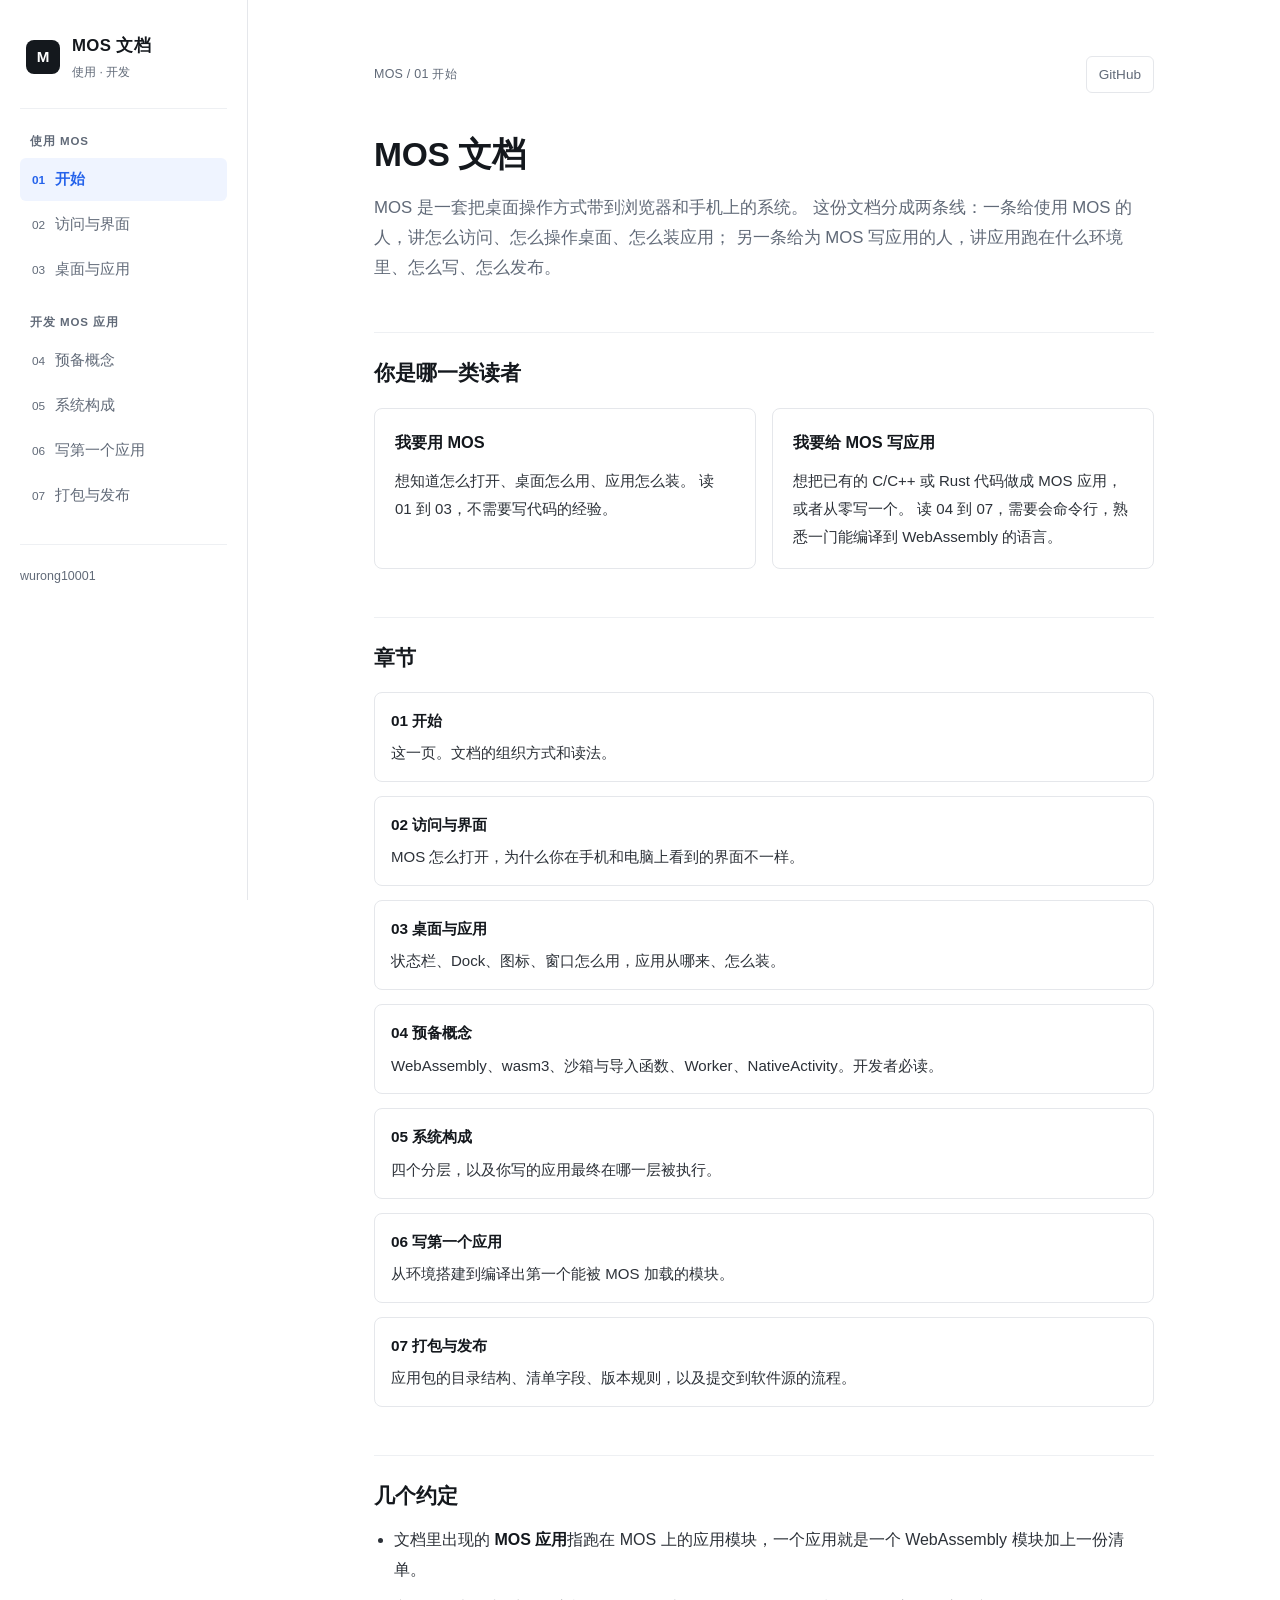
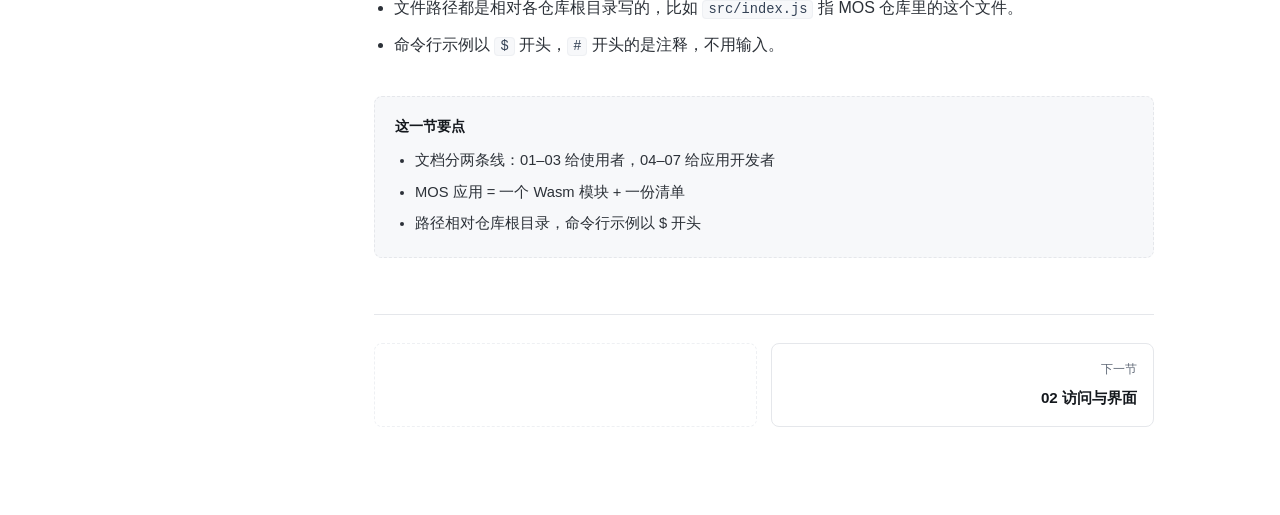
<file: index.html>
<!doctype html>
<html lang="zh-CN">
  <head>
    <meta charset="utf-8" />
    <meta name="viewport" content="width=device-width, initial-scale=1" />
    <title>MOS 文档 · 开始</title>
    <meta name="description" content="MOS 文档：使用 MOS 桌面的说明，以及为 MOS 开发应用的完整指南" />
    <link rel="stylesheet" href="./assets/style.css" />
  </head>
  <body>
    <div class="page-shell">
      <aside class="sidebar">
        <div class="brand-wrap">
          <div class="brand-mark">M</div>
          <div>
            <div class="brand-name">MOS 文档</div>
            <div class="brand-subtitle">使用 · 开发</div>
          </div>
        </div>

        <nav class="nav" aria-label="章节导航">
          <div class="nav-group">使用 MOS</div>
          <a class="nav-item active" href="./index.html"><span class="nav-no">01</span>开始</a>
          <a class="nav-item" href="./access.html"><span class="nav-no">02</span>访问与界面</a>
          <a class="nav-item" href="./using.html"><span class="nav-no">03</span>桌面与应用</a>
          <div class="nav-group">开发 MOS 应用</div>
          <a class="nav-item" href="./concepts.html"><span class="nav-no">04</span>预备概念</a>
          <a class="nav-item" href="./architecture.html"><span class="nav-no">05</span>系统构成</a>
          <a class="nav-item" href="./appdev.html"><span class="nav-no">06</span>写第一个应用</a>
          <a class="nav-item" href="./packaging.html"><span class="nav-no">07</span>打包与发布</a>
        </nav>

        <div class="sidebar-foot">
          <a href="https://github.com/wurong10001" target="_blank" rel="noreferrer">wurong10001</a>
        </div>
      </aside>

      <main class="content">
        <div class="wrap">
          <header class="topbar">
            <div class="crumb">MOS / 01 开始</div>
            <a class="header-action" href="https://github.com/wurong10001" target="_blank" rel="noreferrer">GitHub</a>
          </header>

          <h1>MOS 文档</h1>

          <p class="lead">
            MOS 是一套把桌面操作方式带到浏览器和手机上的系统。
            这份文档分成两条线：一条给使用 MOS 的人，讲怎么访问、怎么操作桌面、怎么装应用；
            另一条给为 MOS 写应用的人，讲应用跑在什么环境里、怎么写、怎么发布。
          </p>

          <h2>你是哪一类读者</h2>
          <div class="card-grid two-col">
            <article class="card">
              <h3>我要用 MOS</h3>
              <p>
                想知道怎么打开、桌面怎么用、应用怎么装。
                读 01 到 03，不需要写代码的经验。
              </p>
            </article>
            <article class="card">
              <h3>我要给 MOS 写应用</h3>
              <p>
                想把已有的 C/C++ 或 Rust 代码做成 MOS 应用，或者从零写一个。
                读 04 到 07，需要会命令行，熟悉一门能编译到 WebAssembly 的语言。
              </p>
            </article>
          </div>

          <h2>章节</h2>
          <div class="term-list">
            <div class="term">
              <span class="term-name">01 开始</span>
              <p>这一页。文档的组织方式和读法。</p>
            </div>
            <div class="term">
              <span class="term-name">02 访问与界面</span>
              <p>MOS 怎么打开，为什么你在手机和电脑上看到的界面不一样。</p>
            </div>
            <div class="term">
              <span class="term-name">03 桌面与应用</span>
              <p>状态栏、Dock、图标、窗口怎么用，应用从哪来、怎么装。</p>
            </div>
            <div class="term">
              <span class="term-name">04 预备概念</span>
              <p>WebAssembly、wasm3、沙箱与导入函数、Worker、NativeActivity。开发者必读。</p>
            </div>
            <div class="term">
              <span class="term-name">05 系统构成</span>
              <p>四个分层，以及你写的应用最终在哪一层被执行。</p>
            </div>
            <div class="term">
              <span class="term-name">06 写第一个应用</span>
              <p>从环境搭建到编译出第一个能被 MOS 加载的模块。</p>
            </div>
            <div class="term">
              <span class="term-name">07 打包与发布</span>
              <p>应用包的目录结构、清单字段、版本规则，以及提交到软件源的流程。</p>
            </div>
          </div>

          <h2>几个约定</h2>
          <ul class="bullet-list">
            <li>
              文档里出现的 <strong>MOS 应用</strong>指跑在 MOS 上的应用模块，一个应用就是一个 WebAssembly 模块加上一份清单。
            </li>
            <li>
              文件路径都是相对各仓库根目录写的，比如 <code>src/index.js</code> 指 MOS 仓库里的这个文件。
            </li>
            <li>
              命令行示例以 <code>$</code> 开头，<code>#</code> 开头的是注释，不用输入。
            </li>
          </ul>

          <div class="check">
            <h3>这一节要点</h3>
            <ul>
              <li>文档分两条线：01–03 给使用者，04–07 给应用开发者</li>
              <li>MOS 应用 = 一个 Wasm 模块 + 一份清单</li>
              <li>路径相对仓库根目录，命令行示例以 $ 开头</li>
            </ul>
          </div>

          <nav class="pager">
            <div class="pager-empty"></div>
            <a class="pager-item pager-next" href="./access.html">
              <span>下一节</span>
              <strong>02 访问与界面</strong>
            </a>
          </nav>
        </div>
      </main>
    </div>
  </body>
</html>
</file>
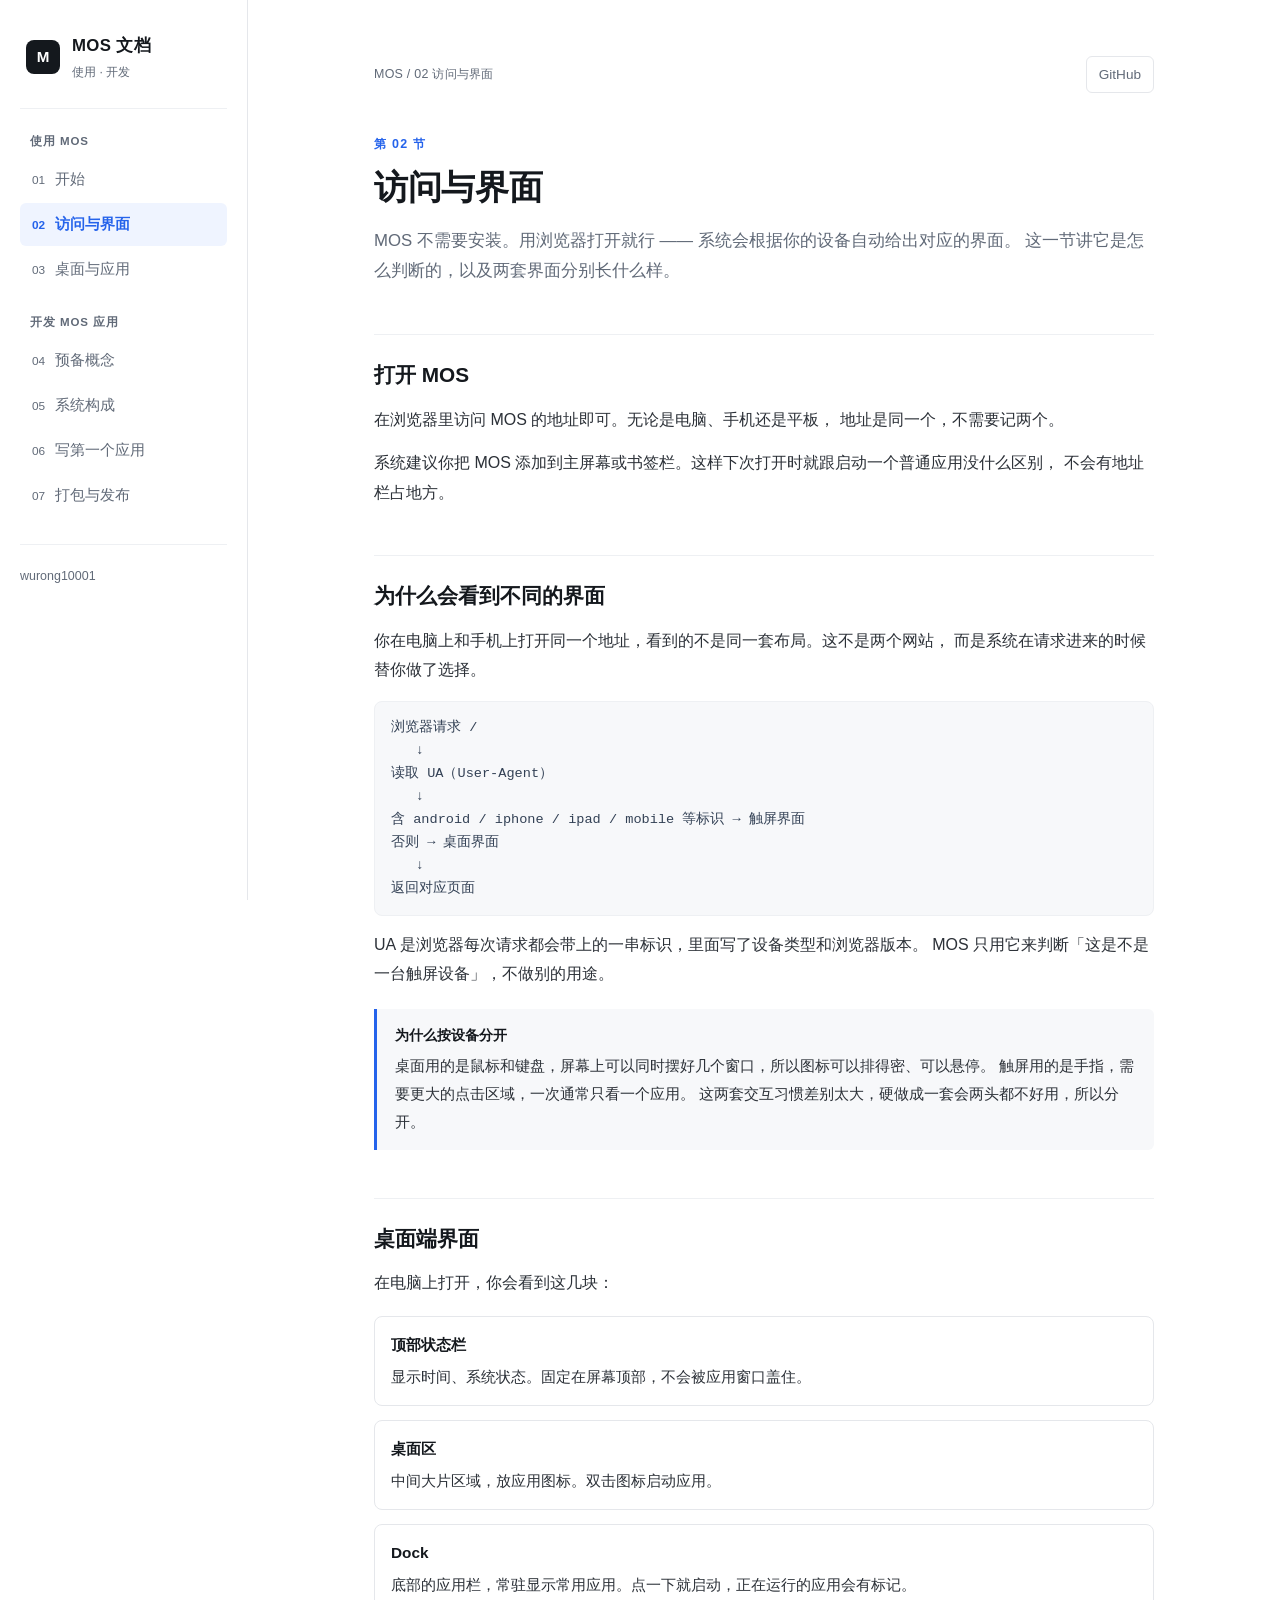
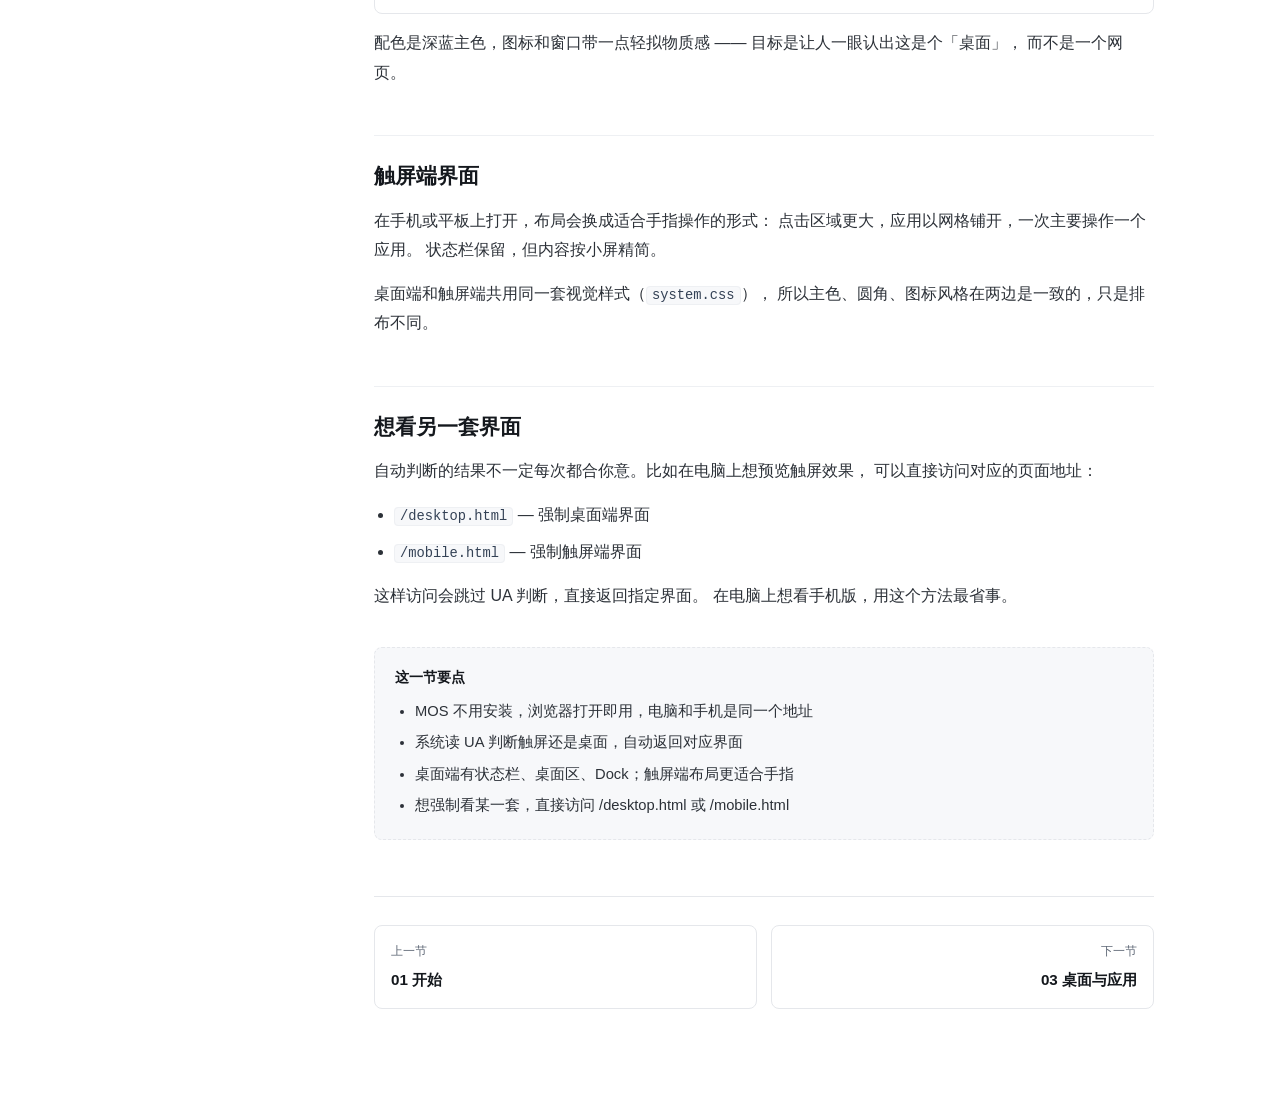
<file: access.html>
<!doctype html>
<html lang="zh-CN">
  <head>
    <meta charset="utf-8" />
    <meta name="viewport" content="width=device-width, initial-scale=1" />
    <title>MOS 文档 · 访问与界面</title>
    <meta name="description" content="MOS 的访问方式、设备自动分流规则，以及桌面端与触屏端的界面差异" />
    <link rel="stylesheet" href="./assets/style.css" />
  </head>
  <body>
    <div class="page-shell">
      <aside class="sidebar">
        <div class="brand-wrap">
          <div class="brand-mark">M</div>
          <div>
            <div class="brand-name">MOS 文档</div>
            <div class="brand-subtitle">使用 · 开发</div>
          </div>
        </div>

        <nav class="nav" aria-label="章节导航">
          <div class="nav-group">使用 MOS</div>
          <a class="nav-item" href="./index.html"><span class="nav-no">01</span>开始</a>
          <a class="nav-item active" href="./access.html"><span class="nav-no">02</span>访问与界面</a>
          <a class="nav-item" href="./using.html"><span class="nav-no">03</span>桌面与应用</a>
          <div class="nav-group">开发 MOS 应用</div>
          <a class="nav-item" href="./concepts.html"><span class="nav-no">04</span>预备概念</a>
          <a class="nav-item" href="./architecture.html"><span class="nav-no">05</span>系统构成</a>
          <a class="nav-item" href="./appdev.html"><span class="nav-no">06</span>写第一个应用</a>
          <a class="nav-item" href="./packaging.html"><span class="nav-no">07</span>打包与发布</a>
        </nav>

        <div class="sidebar-foot">
          <a href="https://github.com/wurong10001" target="_blank" rel="noreferrer">wurong10001</a>
        </div>
      </aside>

      <main class="content">
        <div class="wrap">
          <header class="topbar">
            <div class="crumb">MOS / 02 访问与界面</div>
            <a class="header-action" href="https://github.com/wurong10001" target="_blank" rel="noreferrer">GitHub</a>
          </header>

          <span class="lesson-no">第 02 节</span>
          <h1>访问与界面</h1>

          <p class="lead">
            MOS 不需要安装。用浏览器打开就行 —— 系统会根据你的设备自动给出对应的界面。
            这一节讲它是怎么判断的，以及两套界面分别长什么样。
          </p>

          <h2>打开 MOS</h2>
          <p>
            在浏览器里访问 MOS 的地址即可。无论是电脑、手机还是平板，
            地址是同一个，不需要记两个。
          </p>
          <p>
            系统建议你把 MOS 添加到主屏幕或书签栏。这样下次打开时就跟启动一个普通应用没什么区别，
            不会有地址栏占地方。
          </p>

          <h2>为什么会看到不同的界面</h2>
          <p>
            你在电脑上和手机上打开同一个地址，看到的不是同一套布局。这不是两个网站，
            而是系统在请求进来的时候替你做了选择。
          </p>
          <pre class="flow">浏览器请求 /
   ↓
读取 UA（User-Agent）
   ↓
含 android / iphone / ipad / mobile 等标识 → 触屏界面
否则 → 桌面界面
   ↓
返回对应页面</pre>
          <p>
            UA 是浏览器每次请求都会带上的一串标识，里面写了设备类型和浏览器版本。
            MOS 只用它来判断「这是不是一台触屏设备」，不做别的用途。
          </p>

          <div class="callout">
            <span class="label">为什么按设备分开</span>
            <p>
              桌面用的是鼠标和键盘，屏幕上可以同时摆好几个窗口，所以图标可以排得密、可以悬停。
              触屏用的是手指，需要更大的点击区域，一次通常只看一个应用。
              这两套交互习惯差别太大，硬做成一套会两头都不好用，所以分开。
            </p>
          </div>

          <h2>桌面端界面</h2>
          <p>在电脑上打开，你会看到这几块：</p>
          <div class="term-list">
            <div class="term">
              <span class="term-name">顶部状态栏</span>
              <p>显示时间、系统状态。固定在屏幕顶部，不会被应用窗口盖住。</p>
            </div>
            <div class="term">
              <span class="term-name">桌面区</span>
              <p>中间大片区域，放应用图标。双击图标启动应用。</p>
            </div>
            <div class="term">
              <span class="term-name">Dock</span>
              <p>底部的应用栏，常驻显示常用应用。点一下就启动，正在运行的应用会有标记。</p>
            </div>
          </div>
          <p>
            配色是深蓝主色，图标和窗口带一点轻拟物质感 —— 目标是让人一眼认出这是个「桌面」，
            而不是一个网页。
          </p>

          <h2>触屏端界面</h2>
          <p>
            在手机或平板上打开，布局会换成适合手指操作的形式：
            点击区域更大，应用以网格铺开，一次主要操作一个应用。
            状态栏保留，但内容按小屏精简。
          </p>
          <p>
            桌面端和触屏端共用同一套视觉样式（<code>system.css</code>），
            所以主色、圆角、图标风格在两边是一致的，只是排布不同。
          </p>

          <h2>想看另一套界面</h2>
          <p>
            自动判断的结果不一定每次都合你意。比如在电脑上想预览触屏效果，
            可以直接访问对应的页面地址：
          </p>
          <ul class="bullet-list">
            <li><code>/desktop.html</code> — 强制桌面端界面</li>
            <li><code>/mobile.html</code> — 强制触屏端界面</li>
          </ul>
          <p>
            这样访问会跳过 UA 判断，直接返回指定界面。
            在电脑上想看手机版，用这个方法最省事。
          </p>

          <div class="check">
            <h3>这一节要点</h3>
            <ul>
              <li>MOS 不用安装，浏览器打开即用，电脑和手机是同一个地址</li>
              <li>系统读 UA 判断触屏还是桌面，自动返回对应界面</li>
              <li>桌面端有状态栏、桌面区、Dock；触屏端布局更适合手指</li>
              <li>想强制看某一套，直接访问 /desktop.html 或 /mobile.html</li>
            </ul>
          </div>

          <nav class="pager">
            <a class="pager-item" href="./index.html">
              <span>上一节</span>
              <strong>01 开始</strong>
            </a>
            <a class="pager-item pager-next" href="./using.html">
              <span>下一节</span>
              <strong>03 桌面与应用</strong>
            </a>
          </nav>
        </div>
      </main>
    </div>
  </body>
</html>
</file>
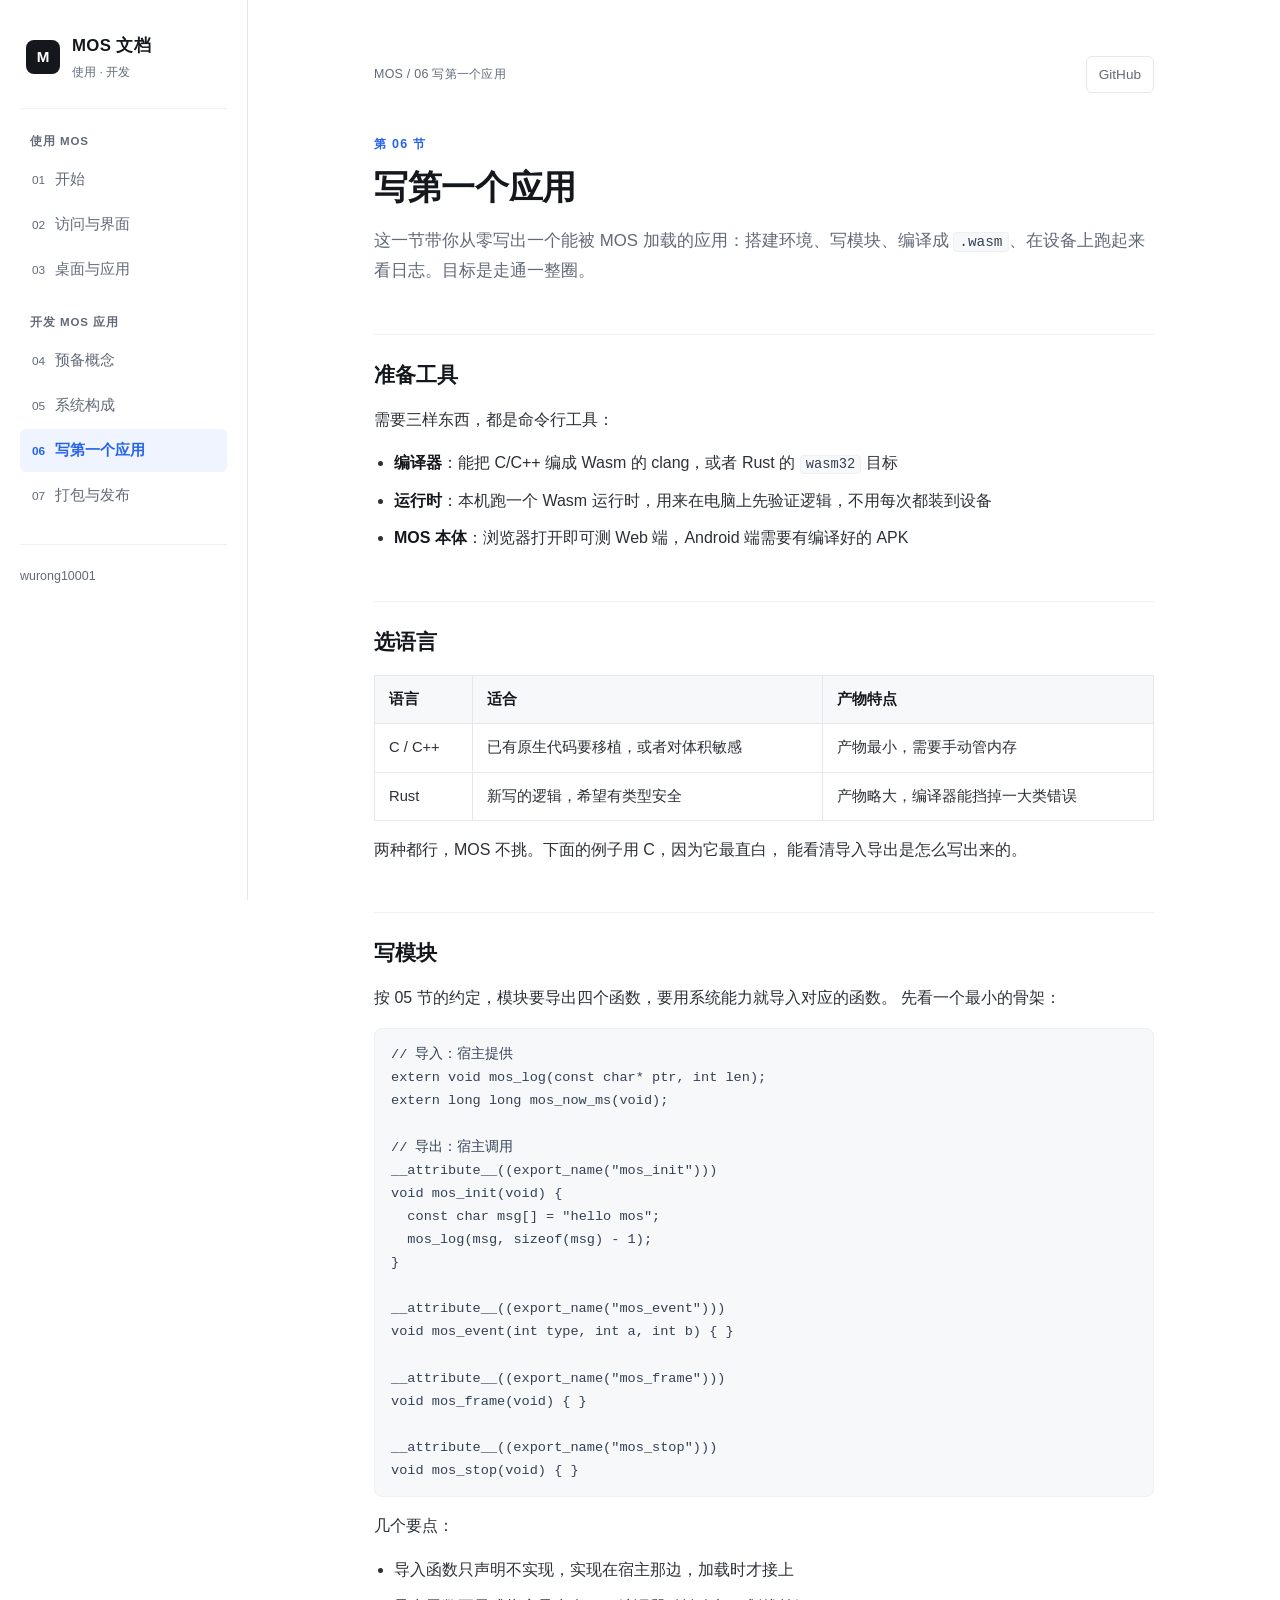
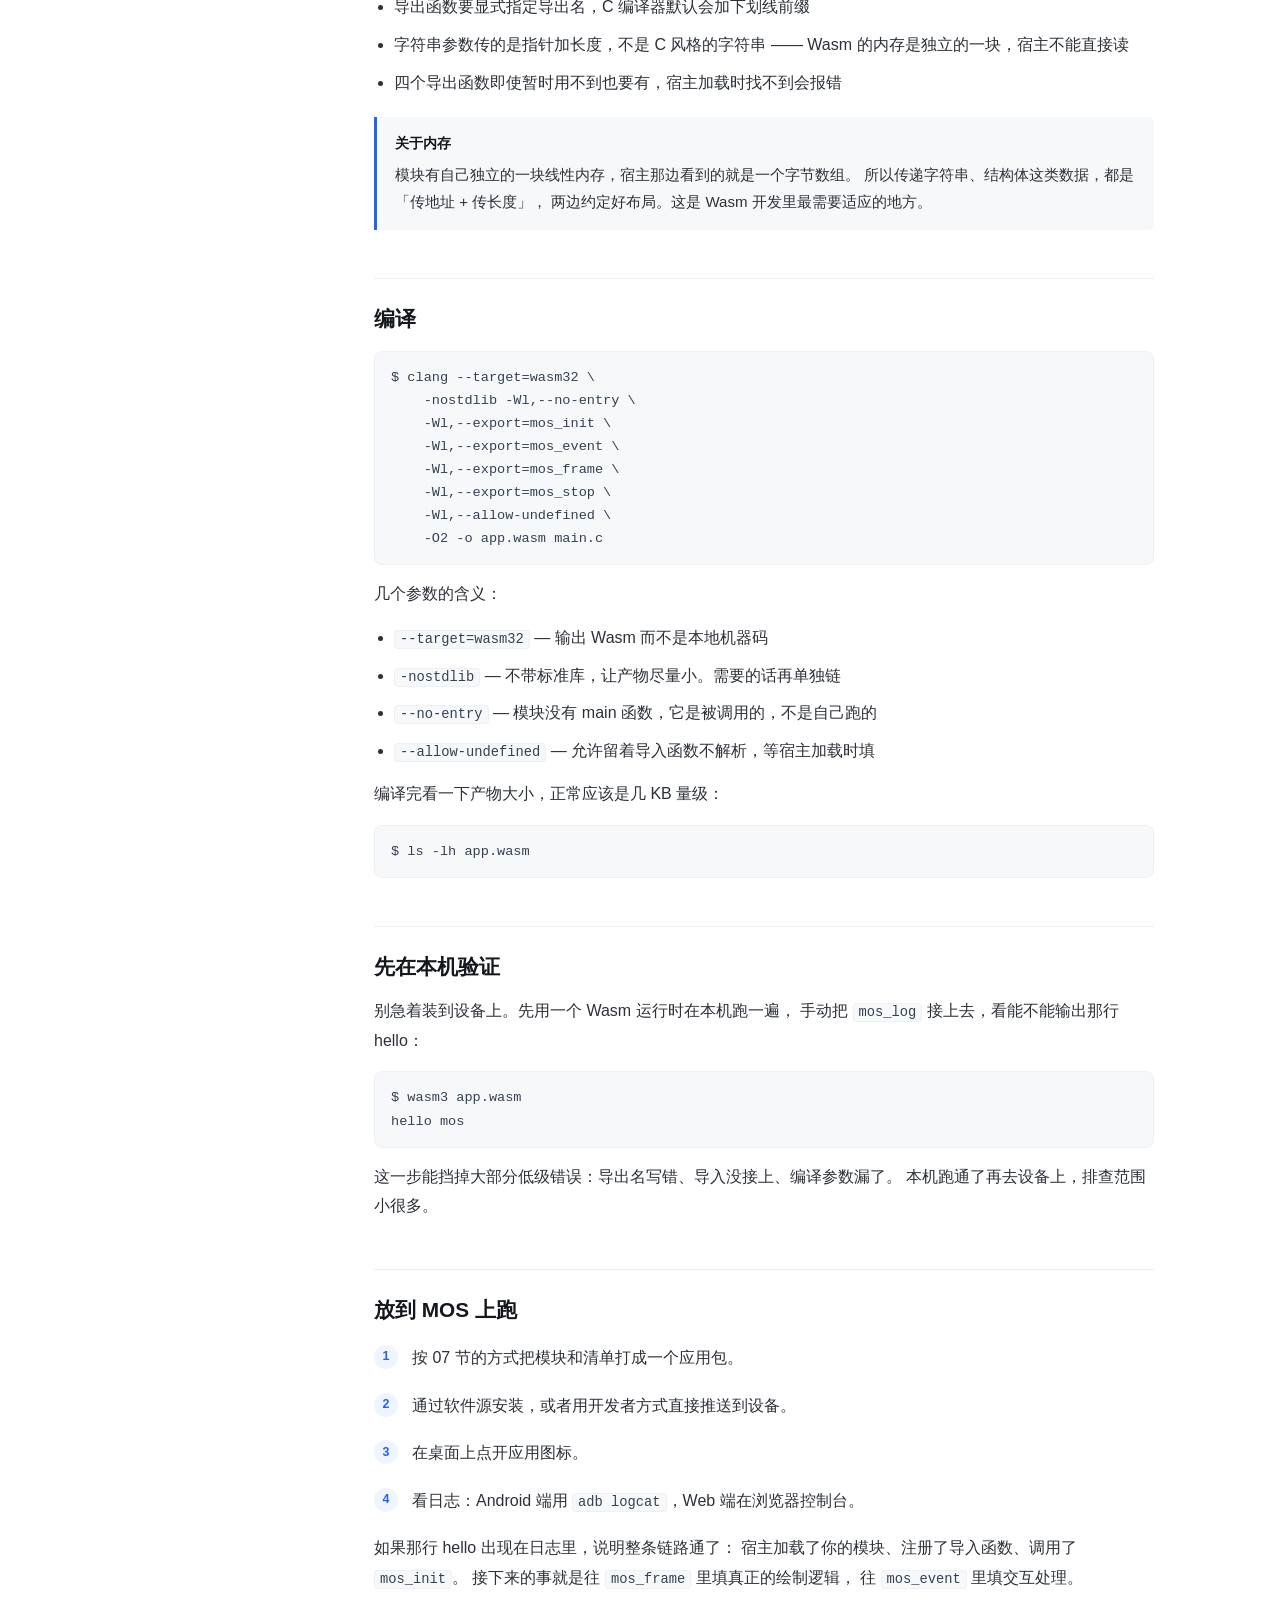
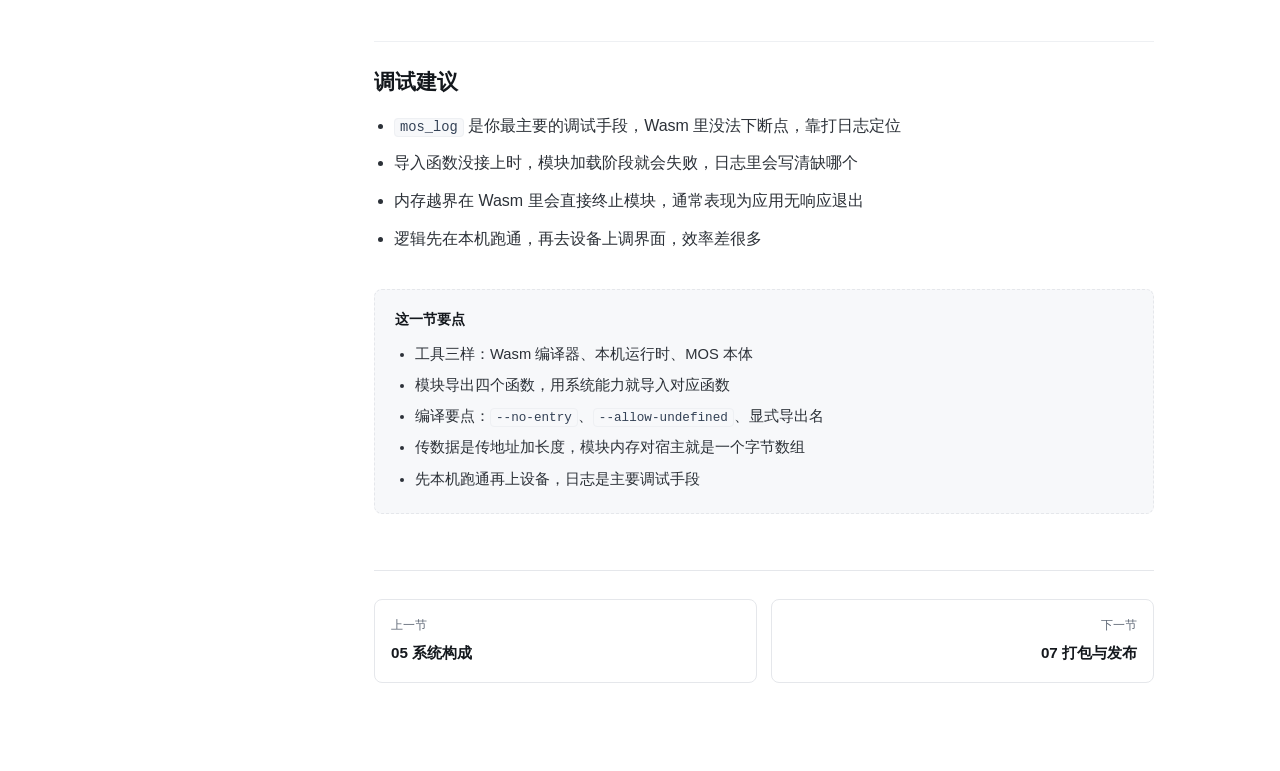
<file: appdev.html>
<!doctype html>
<html lang="zh-CN">
  <head>
    <meta charset="utf-8" />
    <meta name="viewport" content="width=device-width, initial-scale=1" />
    <title>MOS 文档 · 写第一个应用</title>
    <meta name="description" content="从环境搭建到编译出一个能被 MOS 加载的 WebAssembly 应用模块" />
    <link rel="stylesheet" href="./assets/style.css" />
  </head>
  <body>
    <div class="page-shell">
      <aside class="sidebar">
        <div class="brand-wrap">
          <div class="brand-mark">M</div>
          <div>
            <div class="brand-name">MOS 文档</div>
            <div class="brand-subtitle">使用 · 开发</div>
          </div>
        </div>

        <nav class="nav" aria-label="章节导航">
          <div class="nav-group">使用 MOS</div>
          <a class="nav-item" href="./index.html"><span class="nav-no">01</span>开始</a>
          <a class="nav-item" href="./access.html"><span class="nav-no">02</span>访问与界面</a>
          <a class="nav-item" href="./using.html"><span class="nav-no">03</span>桌面与应用</a>
          <div class="nav-group">开发 MOS 应用</div>
          <a class="nav-item" href="./concepts.html"><span class="nav-no">04</span>预备概念</a>
          <a class="nav-item" href="./architecture.html"><span class="nav-no">05</span>系统构成</a>
          <a class="nav-item active" href="./appdev.html"><span class="nav-no">06</span>写第一个应用</a>
          <a class="nav-item" href="./packaging.html"><span class="nav-no">07</span>打包与发布</a>
        </nav>

        <div class="sidebar-foot">
          <a href="https://github.com/wurong10001" target="_blank" rel="noreferrer">wurong10001</a>
        </div>
      </aside>

      <main class="content">
        <div class="wrap">
          <header class="topbar">
            <div class="crumb">MOS / 06 写第一个应用</div>
            <a class="header-action" href="https://github.com/wurong10001" target="_blank" rel="noreferrer">GitHub</a>
          </header>

          <span class="lesson-no">第 06 节</span>
          <h1>写第一个应用</h1>

          <p class="lead">
            这一节带你从零写出一个能被 MOS 加载的应用：搭建环境、写模块、编译成
            <code>.wasm</code>、在设备上跑起来看日志。目标是走通一整圈。
          </p>

          <h2>准备工具</h2>
          <p>需要三样东西，都是命令行工具：</p>
          <ul class="bullet-list">
            <li><strong>编译器</strong>：能把 C/C++ 编成 Wasm 的 clang，或者 Rust 的 <code>wasm32</code> 目标</li>
            <li><strong>运行时</strong>：本机跑一个 Wasm 运行时，用来在电脑上先验证逻辑，不用每次都装到设备</li>
            <li><strong>MOS 本体</strong>：浏览器打开即可测 Web 端，Android 端需要有编译好的 APK</li>
          </ul>

          <h2>选语言</h2>
          <div class="table-wrap">
            <table class="spec-table">
              <thead>
                <tr>
                  <th>语言</th>
                  <th>适合</th>
                  <th>产物特点</th>
                </tr>
              </thead>
              <tbody>
                <tr>
                  <td>C / C++</td>
                  <td>已有原生代码要移植，或者对体积敏感</td>
                  <td>产物最小，需要手动管内存</td>
                </tr>
                <tr>
                  <td>Rust</td>
                  <td>新写的逻辑，希望有类型安全</td>
                  <td>产物略大，编译器能挡掉一大类错误</td>
                </tr>
              </tbody>
            </table>
          </div>
          <p>
            两种都行，MOS 不挑。下面的例子用 C，因为它最直白，
            能看清导入导出是怎么写出来的。
          </p>

          <h2>写模块</h2>
          <p>
            按 05 节的约定，模块要导出四个函数，要用系统能力就导入对应的函数。
            先看一个最小的骨架：
          </p>
          <pre class="code-block">// 导入：宿主提供
extern void mos_log(const char* ptr, int len);
extern long long mos_now_ms(void);

// 导出：宿主调用
__attribute__((export_name("mos_init")))
void mos_init(void) {
  const char msg[] = "hello mos";
  mos_log(msg, sizeof(msg) - 1);
}

__attribute__((export_name("mos_event")))
void mos_event(int type, int a, int b) { }

__attribute__((export_name("mos_frame")))
void mos_frame(void) { }

__attribute__((export_name("mos_stop")))
void mos_stop(void) { }</pre>
          <p>几个要点：</p>
          <ul class="bullet-list">
            <li>导入函数只声明不实现，实现在宿主那边，加载时才接上</li>
            <li>导出函数要显式指定导出名，C 编译器默认会加下划线前缀</li>
            <li>字符串参数传的是指针加长度，不是 C 风格的字符串 —— Wasm 的内存是独立的一块，宿主不能直接读</li>
            <li>四个导出函数即使暂时用不到也要有，宿主加载时找不到会报错</li>
          </ul>

          <div class="callout">
            <span class="label">关于内存</span>
            <p>
              模块有自己独立的一块线性内存，宿主那边看到的就是一个字节数组。
              所以传递字符串、结构体这类数据，都是「传地址 + 传长度」，
              两边约定好布局。这是 Wasm 开发里最需要适应的地方。
            </p>
          </div>

          <h2>编译</h2>
          <pre class="code-block">$ clang --target=wasm32 \
    -nostdlib -Wl,--no-entry \
    -Wl,--export=mos_init \
    -Wl,--export=mos_event \
    -Wl,--export=mos_frame \
    -Wl,--export=mos_stop \
    -Wl,--allow-undefined \
    -O2 -o app.wasm main.c</pre>
          <p>几个参数的含义：</p>
          <ul class="bullet-list">
            <li><code>--target=wasm32</code> — 输出 Wasm 而不是本地机器码</li>
            <li><code>-nostdlib</code> — 不带标准库，让产物尽量小。需要的话再单独链</li>
            <li><code>--no-entry</code> — 模块没有 main 函数，它是被调用的，不是自己跑的</li>
            <li><code>--allow-undefined</code> — 允许留着导入函数不解析，等宿主加载时填</li>
          </ul>
          <p>编译完看一下产物大小，正常应该是几 KB 量级：</p>
          <pre class="code-block">$ ls -lh app.wasm</pre>

          <h2>先在本机验证</h2>
          <p>
            别急着装到设备上。先用一个 Wasm 运行时在本机跑一遍，
            手动把 <code>mos_log</code> 接上去，看能不能输出那行 hello：
          </p>
          <pre class="code-block">$ wasm3 app.wasm
hello mos</pre>
          <p>
            这一步能挡掉大部分低级错误：导出名写错、导入没接上、编译参数漏了。
            本机跑通了再去设备上，排查范围小很多。
          </p>

          <h2>放到 MOS 上跑</h2>
          <ol class="steps">
            <li><p>按 07 节的方式把模块和清单打成一个应用包。</p></li>
            <li><p>通过软件源安装，或者用开发者方式直接推送到设备。</p></li>
            <li><p>在桌面上点开应用图标。</p></li>
            <li><p>看日志：Android 端用 <code>adb logcat</code>，Web 端在浏览器控制台。</p></li>
          </ol>
          <p>
            如果那行 hello 出现在日志里，说明整条链路通了：
            宿主加载了你的模块、注册了导入函数、调用了 <code>mos_init</code>。
            接下来的事就是往 <code>mos_frame</code> 里填真正的绘制逻辑，
            往 <code>mos_event</code> 里填交互处理。
          </p>

          <h2>调试建议</h2>
          <ul class="bullet-list">
            <li><code>mos_log</code> 是你最主要的调试手段，Wasm 里没法下断点，靠打日志定位</li>
            <li>导入函数没接上时，模块加载阶段就会失败，日志里会写清缺哪个</li>
            <li>内存越界在 Wasm 里会直接终止模块，通常表现为应用无响应退出</li>
            <li>逻辑先在本机跑通，再去设备上调界面，效率差很多</li>
          </ul>

          <div class="check">
            <h3>这一节要点</h3>
            <ul>
              <li>工具三样：Wasm 编译器、本机运行时、MOS 本体</li>
              <li>模块导出四个函数，用系统能力就导入对应函数</li>
              <li>编译要点：<code>--no-entry</code>、<code>--allow-undefined</code>、显式导出名</li>
              <li>传数据是传地址加长度，模块内存对宿主就是一个字节数组</li>
              <li>先本机跑通再上设备，日志是主要调试手段</li>
            </ul>
          </div>

          <nav class="pager">
            <a class="pager-item" href="./architecture.html">
              <span>上一节</span>
              <strong>05 系统构成</strong>
            </a>
            <a class="pager-item pager-next" href="./packaging.html">
              <span>下一节</span>
              <strong>07 打包与发布</strong>
            </a>
          </nav>
        </div>
      </main>
    </div>
  </body>
</html>
</file>
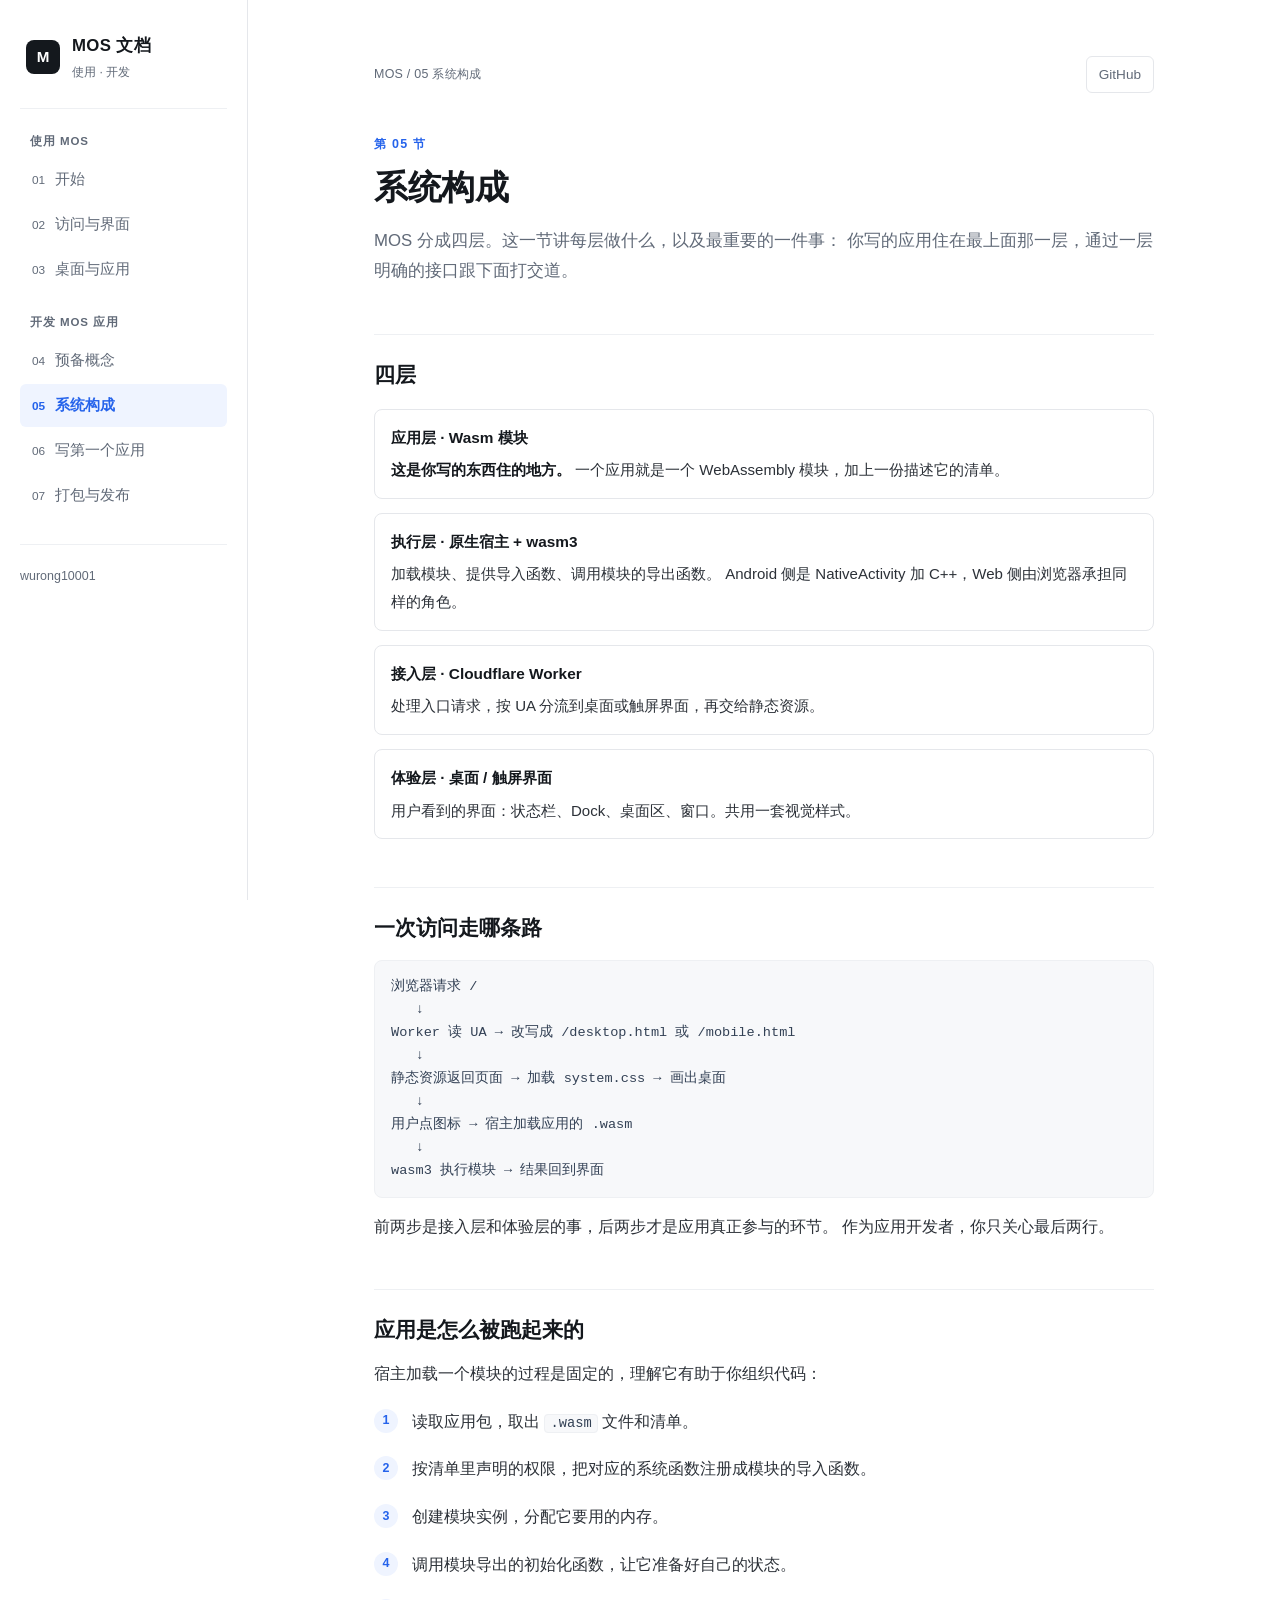
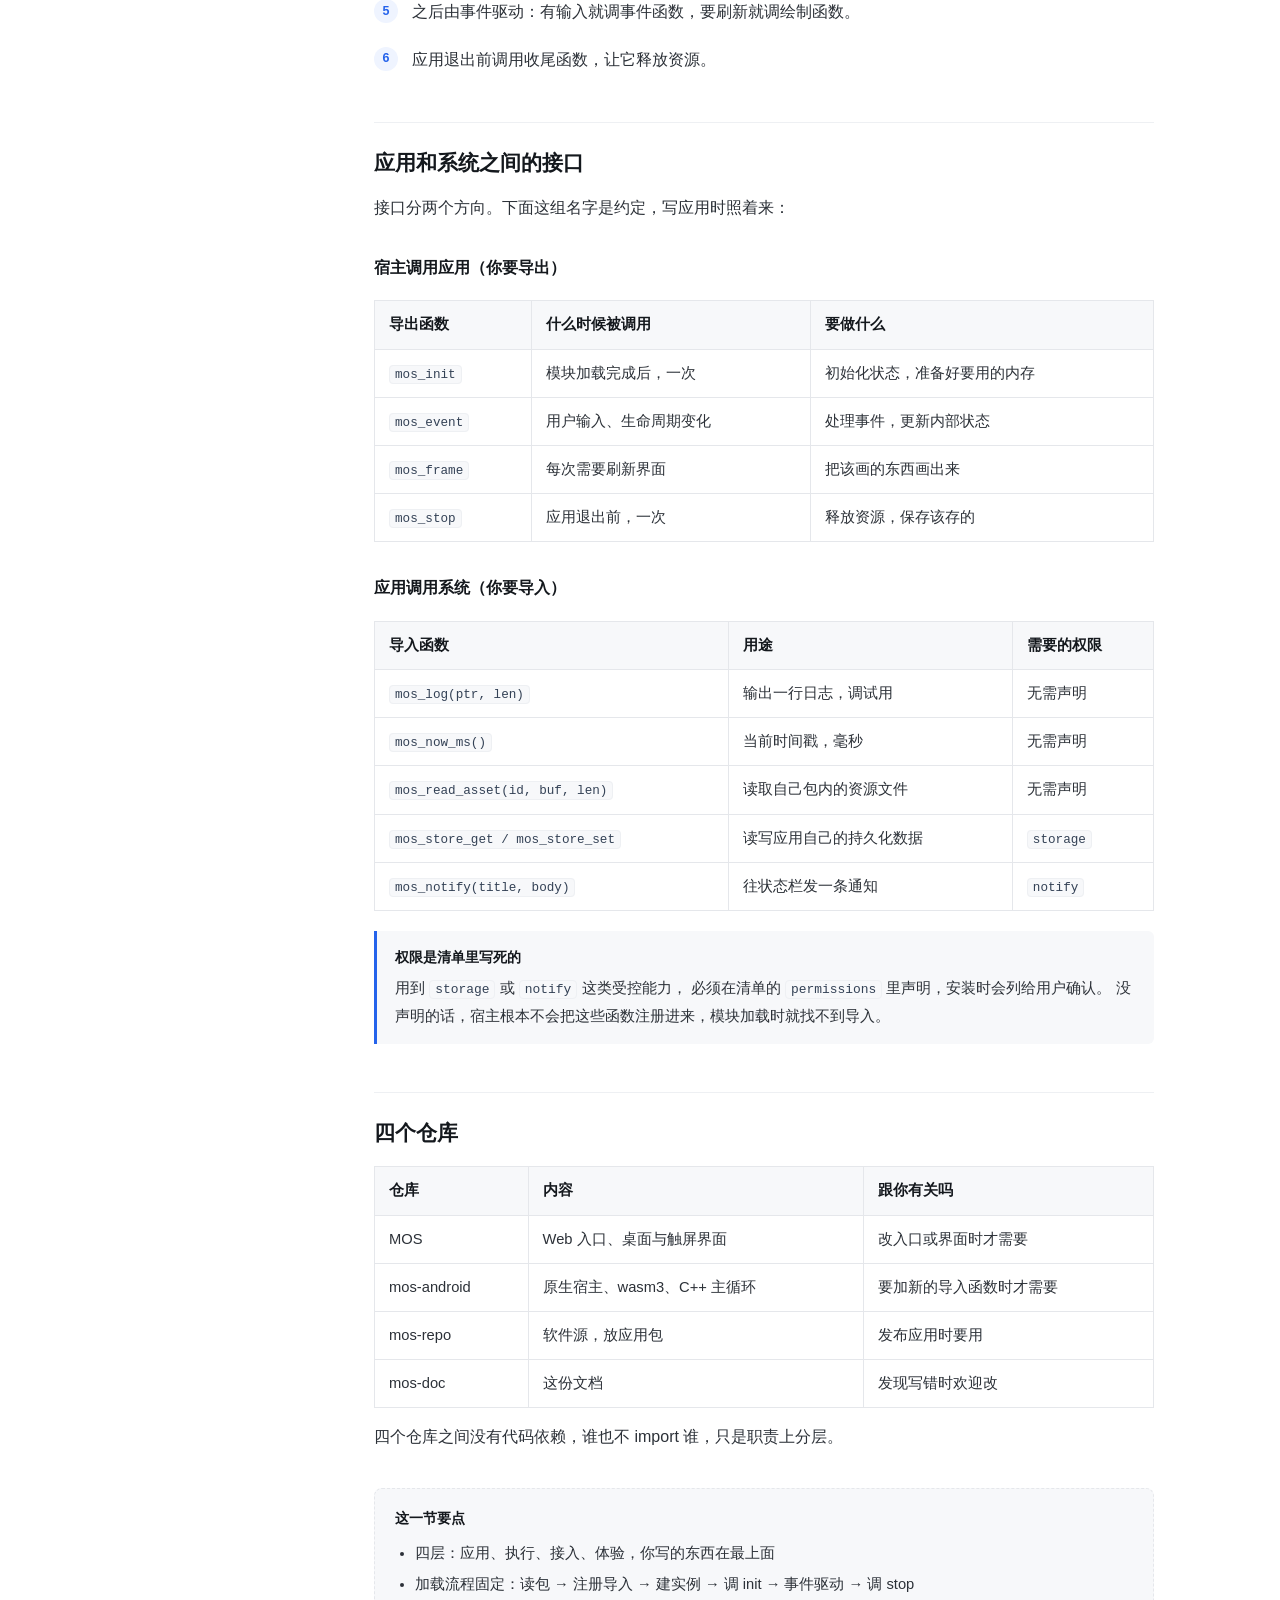
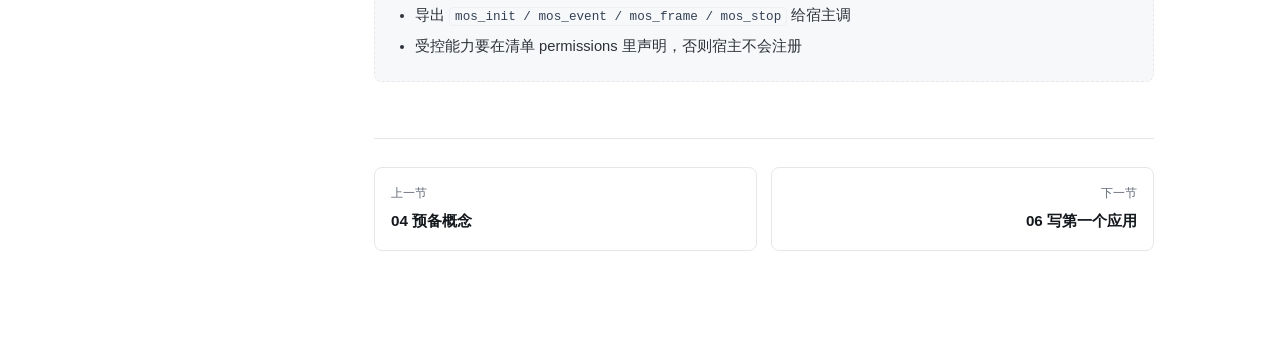
<file: architecture.html>
<!doctype html>
<html lang="zh-CN">
  <head>
    <meta charset="utf-8" />
    <meta name="viewport" content="width=device-width, initial-scale=1" />
    <title>MOS 文档 · 系统构成</title>
    <meta name="description" content="MOS 的四层结构，以及应用模块在哪一层被加载执行" />
    <link rel="stylesheet" href="./assets/style.css" />
  </head>
  <body>
    <div class="page-shell">
      <aside class="sidebar">
        <div class="brand-wrap">
          <div class="brand-mark">M</div>
          <div>
            <div class="brand-name">MOS 文档</div>
            <div class="brand-subtitle">使用 · 开发</div>
          </div>
        </div>

        <nav class="nav" aria-label="章节导航">
          <div class="nav-group">使用 MOS</div>
          <a class="nav-item" href="./index.html"><span class="nav-no">01</span>开始</a>
          <a class="nav-item" href="./access.html"><span class="nav-no">02</span>访问与界面</a>
          <a class="nav-item" href="./using.html"><span class="nav-no">03</span>桌面与应用</a>
          <div class="nav-group">开发 MOS 应用</div>
          <a class="nav-item" href="./concepts.html"><span class="nav-no">04</span>预备概念</a>
          <a class="nav-item active" href="./architecture.html"><span class="nav-no">05</span>系统构成</a>
          <a class="nav-item" href="./appdev.html"><span class="nav-no">06</span>写第一个应用</a>
          <a class="nav-item" href="./packaging.html"><span class="nav-no">07</span>打包与发布</a>
        </nav>

        <div class="sidebar-foot">
          <a href="https://github.com/wurong10001" target="_blank" rel="noreferrer">wurong10001</a>
        </div>
      </aside>

      <main class="content">
        <div class="wrap">
          <header class="topbar">
            <div class="crumb">MOS / 05 系统构成</div>
            <a class="header-action" href="https://github.com/wurong10001" target="_blank" rel="noreferrer">GitHub</a>
          </header>

          <span class="lesson-no">第 05 节</span>
          <h1>系统构成</h1>

          <p class="lead">
            MOS 分成四层。这一节讲每层做什么，以及最重要的一件事：
            你写的应用住在最上面那一层，通过一层明确的接口跟下面打交道。
          </p>

          <h2>四层</h2>
          <div class="term-list">
            <div class="term">
              <span class="term-name">应用层 · Wasm 模块</span>
              <p>
                <strong>这是你写的东西住的地方。</strong>
                一个应用就是一个 WebAssembly 模块，加上一份描述它的清单。
              </p>
            </div>
            <div class="term">
              <span class="term-name">执行层 · 原生宿主 + wasm3</span>
              <p>
                加载模块、提供导入函数、调用模块的导出函数。
                Android 侧是 NativeActivity 加 C++，Web 侧由浏览器承担同样的角色。
              </p>
            </div>
            <div class="term">
              <span class="term-name">接入层 · Cloudflare Worker</span>
              <p>
                处理入口请求，按 UA 分流到桌面或触屏界面，再交给静态资源。
              </p>
            </div>
            <div class="term">
              <span class="term-name">体验层 · 桌面 / 触屏界面</span>
              <p>
                用户看到的界面：状态栏、Dock、桌面区、窗口。共用一套视觉样式。
              </p>
            </div>
          </div>

          <h2>一次访问走哪条路</h2>
          <pre class="flow">浏览器请求 /
   ↓
Worker 读 UA → 改写成 /desktop.html 或 /mobile.html
   ↓
静态资源返回页面 → 加载 system.css → 画出桌面
   ↓
用户点图标 → 宿主加载应用的 .wasm
   ↓
wasm3 执行模块 → 结果回到界面</pre>
          <p>
            前两步是接入层和体验层的事，后两步才是应用真正参与的环节。
            作为应用开发者，你只关心最后两行。
          </p>

          <h2>应用是怎么被跑起来的</h2>
          <p>宿主加载一个模块的过程是固定的，理解它有助于你组织代码：</p>
          <ol class="steps">
            <li><p>读取应用包，取出 <code>.wasm</code> 文件和清单。</p></li>
            <li><p>按清单里声明的权限，把对应的系统函数注册成模块的导入函数。</p></li>
            <li><p>创建模块实例，分配它要用的内存。</p></li>
            <li><p>调用模块导出的初始化函数，让它准备好自己的状态。</p></li>
            <li><p>之后由事件驱动：有输入就调事件函数，要刷新就调绘制函数。</p></li>
            <li><p>应用退出前调用收尾函数，让它释放资源。</p></li>
          </ol>

          <h2>应用和系统之间的接口</h2>
          <p>
            接口分两个方向。下面这组名字是约定，写应用时照着来：
          </p>
          <h3>宿主调用应用（你要导出）</h3>
          <div class="table-wrap">
            <table class="spec-table">
              <thead>
                <tr>
                  <th>导出函数</th>
                  <th>什么时候被调用</th>
                  <th>要做什么</th>
                </tr>
              </thead>
              <tbody>
                <tr>
                  <td><code>mos_init</code></td>
                  <td>模块加载完成后，一次</td>
                  <td>初始化状态，准备好要用的内存</td>
                </tr>
                <tr>
                  <td><code>mos_event</code></td>
                  <td>用户输入、生命周期变化</td>
                  <td>处理事件，更新内部状态</td>
                </tr>
                <tr>
                  <td><code>mos_frame</code></td>
                  <td>每次需要刷新界面</td>
                  <td>把该画的东西画出来</td>
                </tr>
                <tr>
                  <td><code>mos_stop</code></td>
                  <td>应用退出前，一次</td>
                  <td>释放资源，保存该存的</td>
                </tr>
              </tbody>
            </table>
          </div>
          <h3>应用调用系统（你要导入）</h3>
          <div class="table-wrap">
            <table class="spec-table">
              <thead>
                <tr>
                  <th>导入函数</th>
                  <th>用途</th>
                  <th>需要的权限</th>
                </tr>
              </thead>
              <tbody>
                <tr>
                  <td><code>mos_log(ptr, len)</code></td>
                  <td>输出一行日志，调试用</td>
                  <td>无需声明</td>
                </tr>
                <tr>
                  <td><code>mos_now_ms()</code></td>
                  <td>当前时间戳，毫秒</td>
                  <td>无需声明</td>
                </tr>
                <tr>
                  <td><code>mos_read_asset(id, buf, len)</code></td>
                  <td>读取自己包内的资源文件</td>
                  <td>无需声明</td>
                </tr>
                <tr>
                  <td><code>mos_store_get / mos_store_set</code></td>
                  <td>读写应用自己的持久化数据</td>
                  <td><code>storage</code></td>
                </tr>
                <tr>
                  <td><code>mos_notify(title, body)</code></td>
                  <td>往状态栏发一条通知</td>
                  <td><code>notify</code></td>
                </tr>
              </tbody>
            </table>
          </div>
          <div class="callout">
            <span class="label">权限是清单里写死的</span>
            <p>
              用到 <code>storage</code> 或 <code>notify</code> 这类受控能力，
              必须在清单的 <code>permissions</code> 里声明，安装时会列给用户确认。
              没声明的话，宿主根本不会把这些函数注册进来，模块加载时就找不到导入。
            </p>
          </div>

          <h2>四个仓库</h2>
          <div class="table-wrap">
            <table class="spec-table">
              <thead>
                <tr>
                  <th>仓库</th>
                  <th>内容</th>
                  <th>跟你有关吗</th>
                </tr>
              </thead>
              <tbody>
                <tr>
                  <td>MOS</td>
                  <td>Web 入口、桌面与触屏界面</td>
                  <td>改入口或界面时才需要</td>
                </tr>
                <tr>
                  <td>mos-android</td>
                  <td>原生宿主、wasm3、C++ 主循环</td>
                  <td>要加新的导入函数时才需要</td>
                </tr>
                <tr>
                  <td>mos-repo</td>
                  <td>软件源，放应用包</td>
                  <td>发布应用时要用</td>
                </tr>
                <tr>
                  <td>mos-doc</td>
                  <td>这份文档</td>
                  <td>发现写错时欢迎改</td>
                </tr>
              </tbody>
            </table>
          </div>
          <p>
            四个仓库之间没有代码依赖，谁也不 import 谁，只是职责上分层。
          </p>

          <div class="check">
            <h3>这一节要点</h3>
            <ul>
              <li>四层：应用、执行、接入、体验，你写的东西在最上面</li>
              <li>加载流程固定：读包 → 注册导入 → 建实例 → 调 init → 事件驱动 → 调 stop</li>
              <li>导出 <code>mos_init / mos_event / mos_frame / mos_stop</code> 给宿主调</li>
              <li>受控能力要在清单 permissions 里声明，否则宿主不会注册</li>
            </ul>
          </div>

          <nav class="pager">
            <a class="pager-item" href="./concepts.html">
              <span>上一节</span>
              <strong>04 预备概念</strong>
            </a>
            <a class="pager-item pager-next" href="./appdev.html">
              <span>下一节</span>
              <strong>06 写第一个应用</strong>
            </a>
          </nav>
        </div>
      </main>
    </div>
  </body>
</html>
</file>
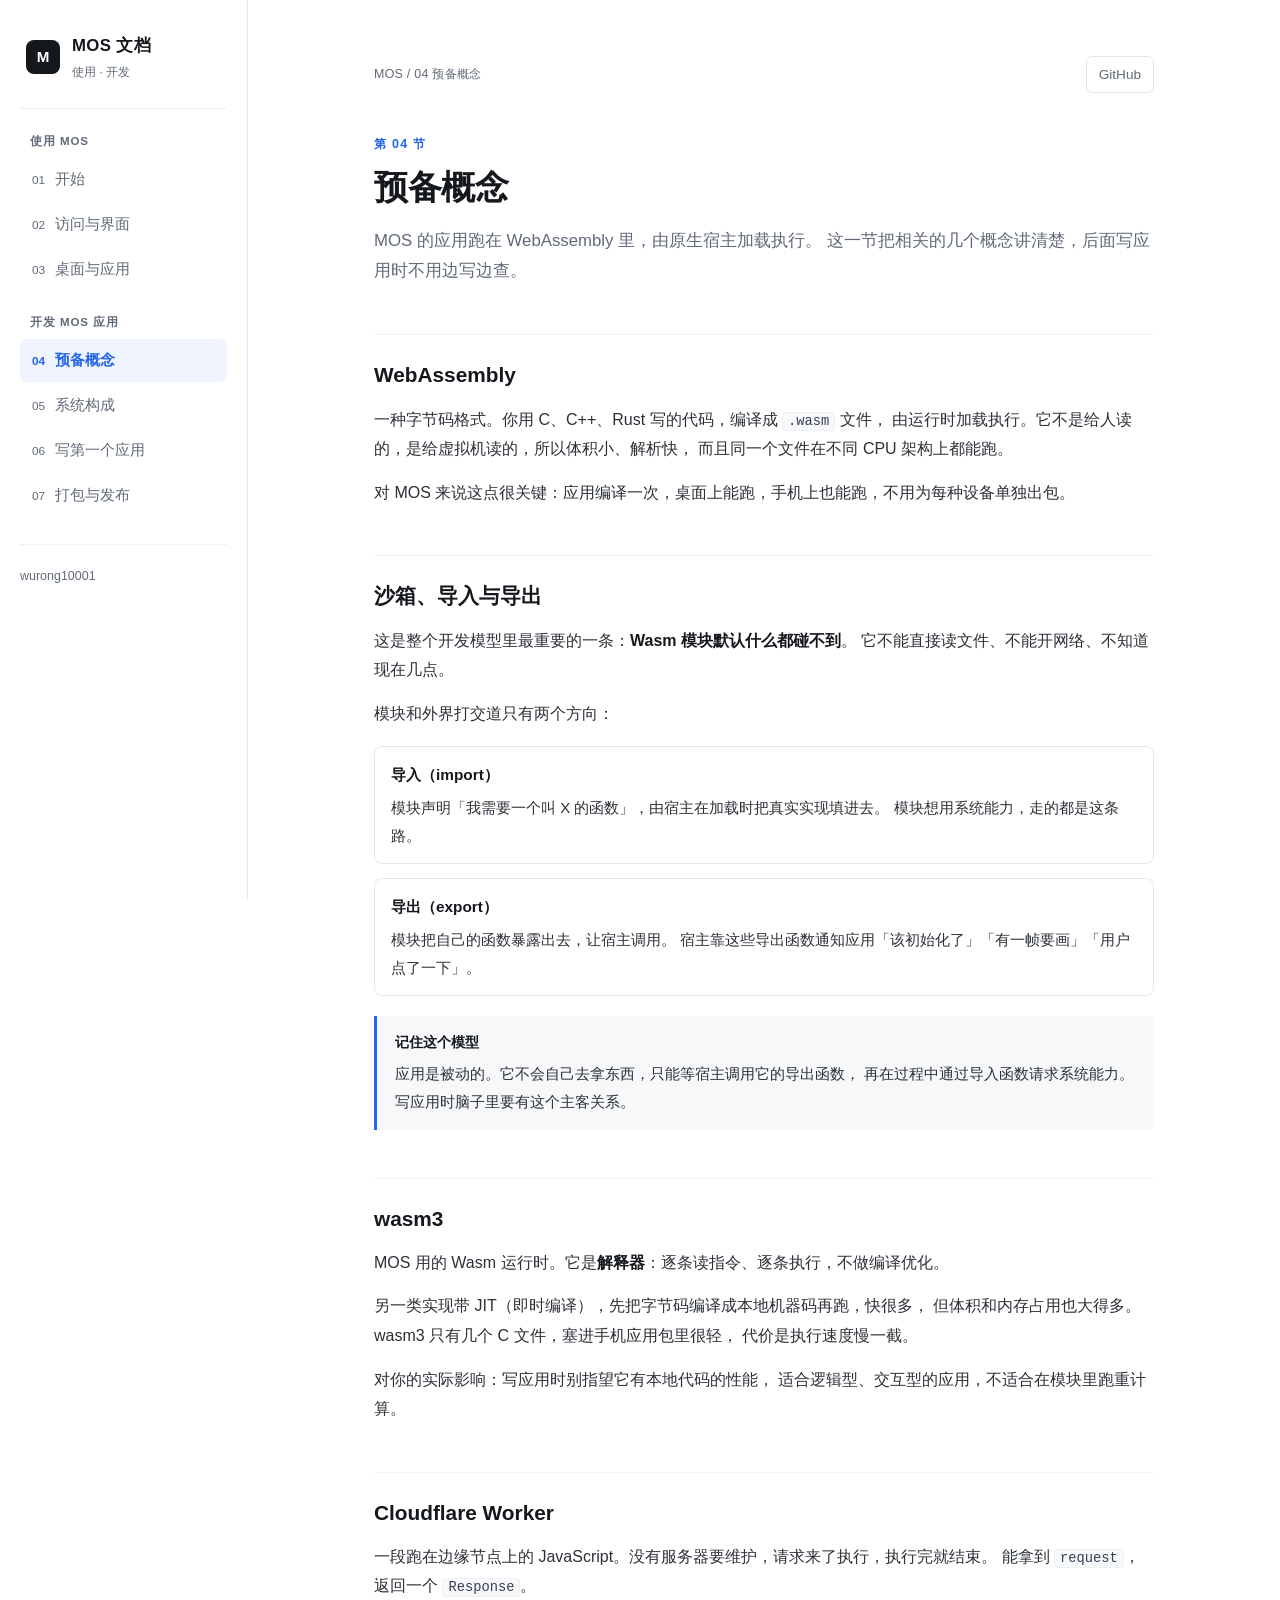
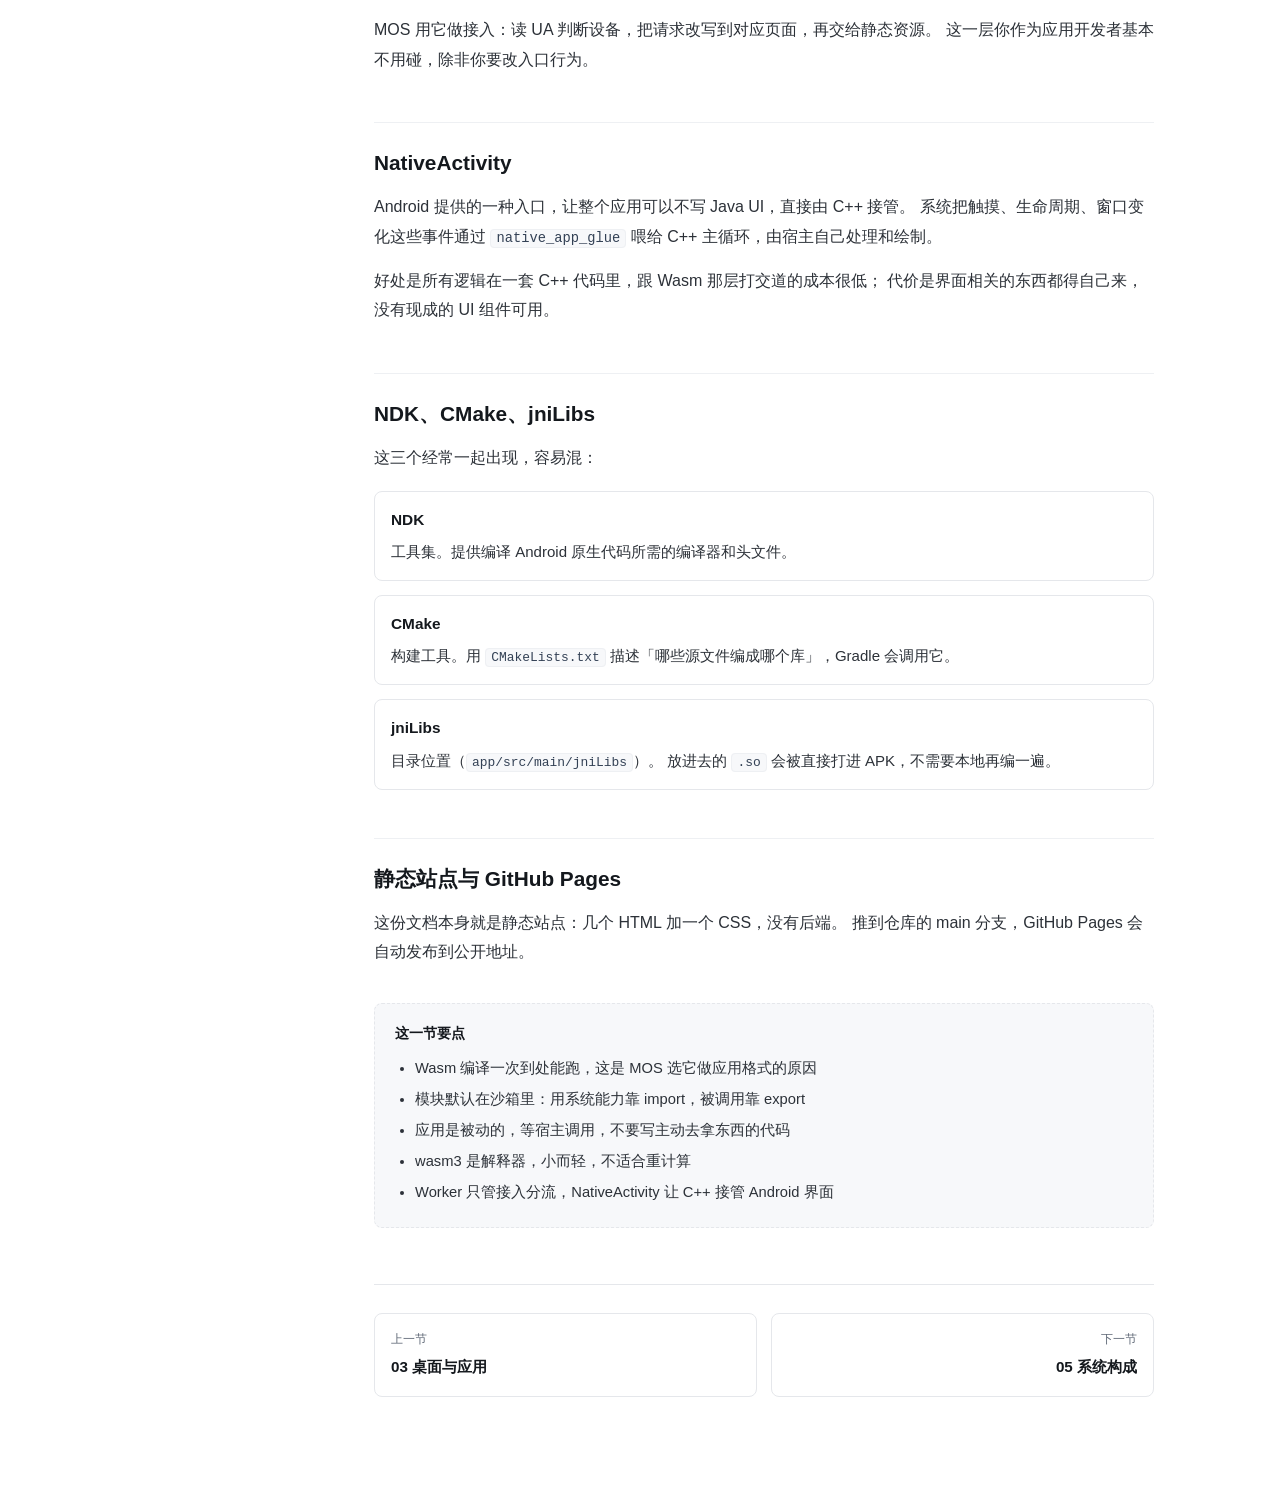
<file: concepts.html>
<!doctype html>
<html lang="zh-CN">
  <head>
    <meta charset="utf-8" />
    <meta name="viewport" content="width=device-width, initial-scale=1" />
    <title>MOS 文档 · 预备概念</title>
    <meta name="description" content="开发 MOS 应用需要了解的概念：WebAssembly、沙箱与导入导出、wasm3、Worker、NativeActivity" />
    <link rel="stylesheet" href="./assets/style.css" />
  </head>
  <body>
    <div class="page-shell">
      <aside class="sidebar">
        <div class="brand-wrap">
          <div class="brand-mark">M</div>
          <div>
            <div class="brand-name">MOS 文档</div>
            <div class="brand-subtitle">使用 · 开发</div>
          </div>
        </div>

        <nav class="nav" aria-label="章节导航">
          <div class="nav-group">使用 MOS</div>
          <a class="nav-item" href="./index.html"><span class="nav-no">01</span>开始</a>
          <a class="nav-item" href="./access.html"><span class="nav-no">02</span>访问与界面</a>
          <a class="nav-item" href="./using.html"><span class="nav-no">03</span>桌面与应用</a>
          <div class="nav-group">开发 MOS 应用</div>
          <a class="nav-item active" href="./concepts.html"><span class="nav-no">04</span>预备概念</a>
          <a class="nav-item" href="./architecture.html"><span class="nav-no">05</span>系统构成</a>
          <a class="nav-item" href="./appdev.html"><span class="nav-no">06</span>写第一个应用</a>
          <a class="nav-item" href="./packaging.html"><span class="nav-no">07</span>打包与发布</a>
        </nav>

        <div class="sidebar-foot">
          <a href="https://github.com/wurong10001" target="_blank" rel="noreferrer">wurong10001</a>
        </div>
      </aside>

      <main class="content">
        <div class="wrap">
          <header class="topbar">
            <div class="crumb">MOS / 04 预备概念</div>
            <a class="header-action" href="https://github.com/wurong10001" target="_blank" rel="noreferrer">GitHub</a>
          </header>

          <span class="lesson-no">第 04 节</span>
          <h1>预备概念</h1>

          <p class="lead">
            MOS 的应用跑在 WebAssembly 里，由原生宿主加载执行。
            这一节把相关的几个概念讲清楚，后面写应用时不用边写边查。
          </p>

          <h2>WebAssembly</h2>
          <p>
            一种字节码格式。你用 C、C++、Rust 写的代码，编译成 <code>.wasm</code> 文件，
            由运行时加载执行。它不是给人读的，是给虚拟机读的，所以体积小、解析快，
            而且同一个文件在不同 CPU 架构上都能跑。
          </p>
          <p>
            对 MOS 来说这点很关键：应用编译一次，桌面上能跑，手机上也能跑，不用为每种设备单独出包。
          </p>

          <h2>沙箱、导入与导出</h2>
          <p>
            这是整个开发模型里最重要的一条：<strong>Wasm 模块默认什么都碰不到</strong>。
            它不能直接读文件、不能开网络、不知道现在几点。
          </p>
          <p>模块和外界打交道只有两个方向：</p>
          <div class="term-list">
            <div class="term">
              <span class="term-name">导入（import）</span>
              <p>
                模块声明「我需要一个叫 X 的函数」，由宿主在加载时把真实实现填进去。
                模块想用系统能力，走的都是这条路。
              </p>
            </div>
            <div class="term">
              <span class="term-name">导出（export）</span>
              <p>
                模块把自己的函数暴露出去，让宿主调用。
                宿主靠这些导出函数通知应用「该初始化了」「有一帧要画」「用户点了一下」。
              </p>
            </div>
          </div>
          <div class="callout">
            <span class="label">记住这个模型</span>
            <p>
              应用是被动的。它不会自己去拿东西，只能等宿主调用它的导出函数，
              再在过程中通过导入函数请求系统能力。写应用时脑子里要有这个主客关系。
            </p>
          </div>

          <h2>wasm3</h2>
          <p>
            MOS 用的 Wasm 运行时。它是<strong>解释器</strong>：逐条读指令、逐条执行，不做编译优化。
          </p>
          <p>
            另一类实现带 JIT（即时编译），先把字节码编译成本地机器码再跑，快很多，
            但体积和内存占用也大得多。wasm3 只有几个 C 文件，塞进手机应用包里很轻，
            代价是执行速度慢一截。
          </p>
          <p>
            对你的实际影响：写应用时别指望它有本地代码的性能，
            适合逻辑型、交互型的应用，不适合在模块里跑重计算。
          </p>

          <h2>Cloudflare Worker</h2>
          <p>
            一段跑在边缘节点上的 JavaScript。没有服务器要维护，请求来了执行，执行完就结束。
            能拿到 <code>request</code>，返回一个 <code>Response</code>。
          </p>
          <p>
            MOS 用它做接入：读 UA 判断设备，把请求改写到对应页面，再交给静态资源。
            这一层你作为应用开发者基本不用碰，除非你要改入口行为。
          </p>

          <h2>NativeActivity</h2>
          <p>
            Android 提供的一种入口，让整个应用可以不写 Java UI，直接由 C++ 接管。
            系统把触摸、生命周期、窗口变化这些事件通过 <code>native_app_glue</code>
            喂给 C++ 主循环，由宿主自己处理和绘制。
          </p>
          <p>
            好处是所有逻辑在一套 C++ 代码里，跟 Wasm 那层打交道的成本很低；
            代价是界面相关的东西都得自己来，没有现成的 UI 组件可用。
          </p>

          <h2>NDK、CMake、jniLibs</h2>
          <p>这三个经常一起出现，容易混：</p>
          <div class="term-list">
            <div class="term">
              <span class="term-name">NDK</span>
              <p>工具集。提供编译 Android 原生代码所需的编译器和头文件。</p>
            </div>
            <div class="term">
              <span class="term-name">CMake</span>
              <p>构建工具。用 <code>CMakeLists.txt</code> 描述「哪些源文件编成哪个库」，Gradle 会调用它。</p>
            </div>
            <div class="term">
              <span class="term-name">jniLibs</span>
              <p>
                目录位置（<code>app/src/main/jniLibs</code>）。
                放进去的 <code>.so</code> 会被直接打进 APK，不需要本地再编一遍。
              </p>
            </div>
          </div>

          <h2>静态站点与 GitHub Pages</h2>
          <p>
            这份文档本身就是静态站点：几个 HTML 加一个 CSS，没有后端。
            推到仓库的 main 分支，GitHub Pages 会自动发布到公开地址。
          </p>

          <div class="check">
            <h3>这一节要点</h3>
            <ul>
              <li>Wasm 编译一次到处能跑，这是 MOS 选它做应用格式的原因</li>
              <li>模块默认在沙箱里：用系统能力靠 import，被调用靠 export</li>
              <li>应用是被动的，等宿主调用，不要写主动去拿东西的代码</li>
              <li>wasm3 是解释器，小而轻，不适合重计算</li>
              <li>Worker 只管接入分流，NativeActivity 让 C++ 接管 Android 界面</li>
            </ul>
          </div>

          <nav class="pager">
            <a class="pager-item" href="./using.html">
              <span>上一节</span>
              <strong>03 桌面与应用</strong>
            </a>
            <a class="pager-item pager-next" href="./architecture.html">
              <span>下一节</span>
              <strong>05 系统构成</strong>
            </a>
          </nav>
        </div>
      </main>
    </div>
  </body>
</html>
</file>
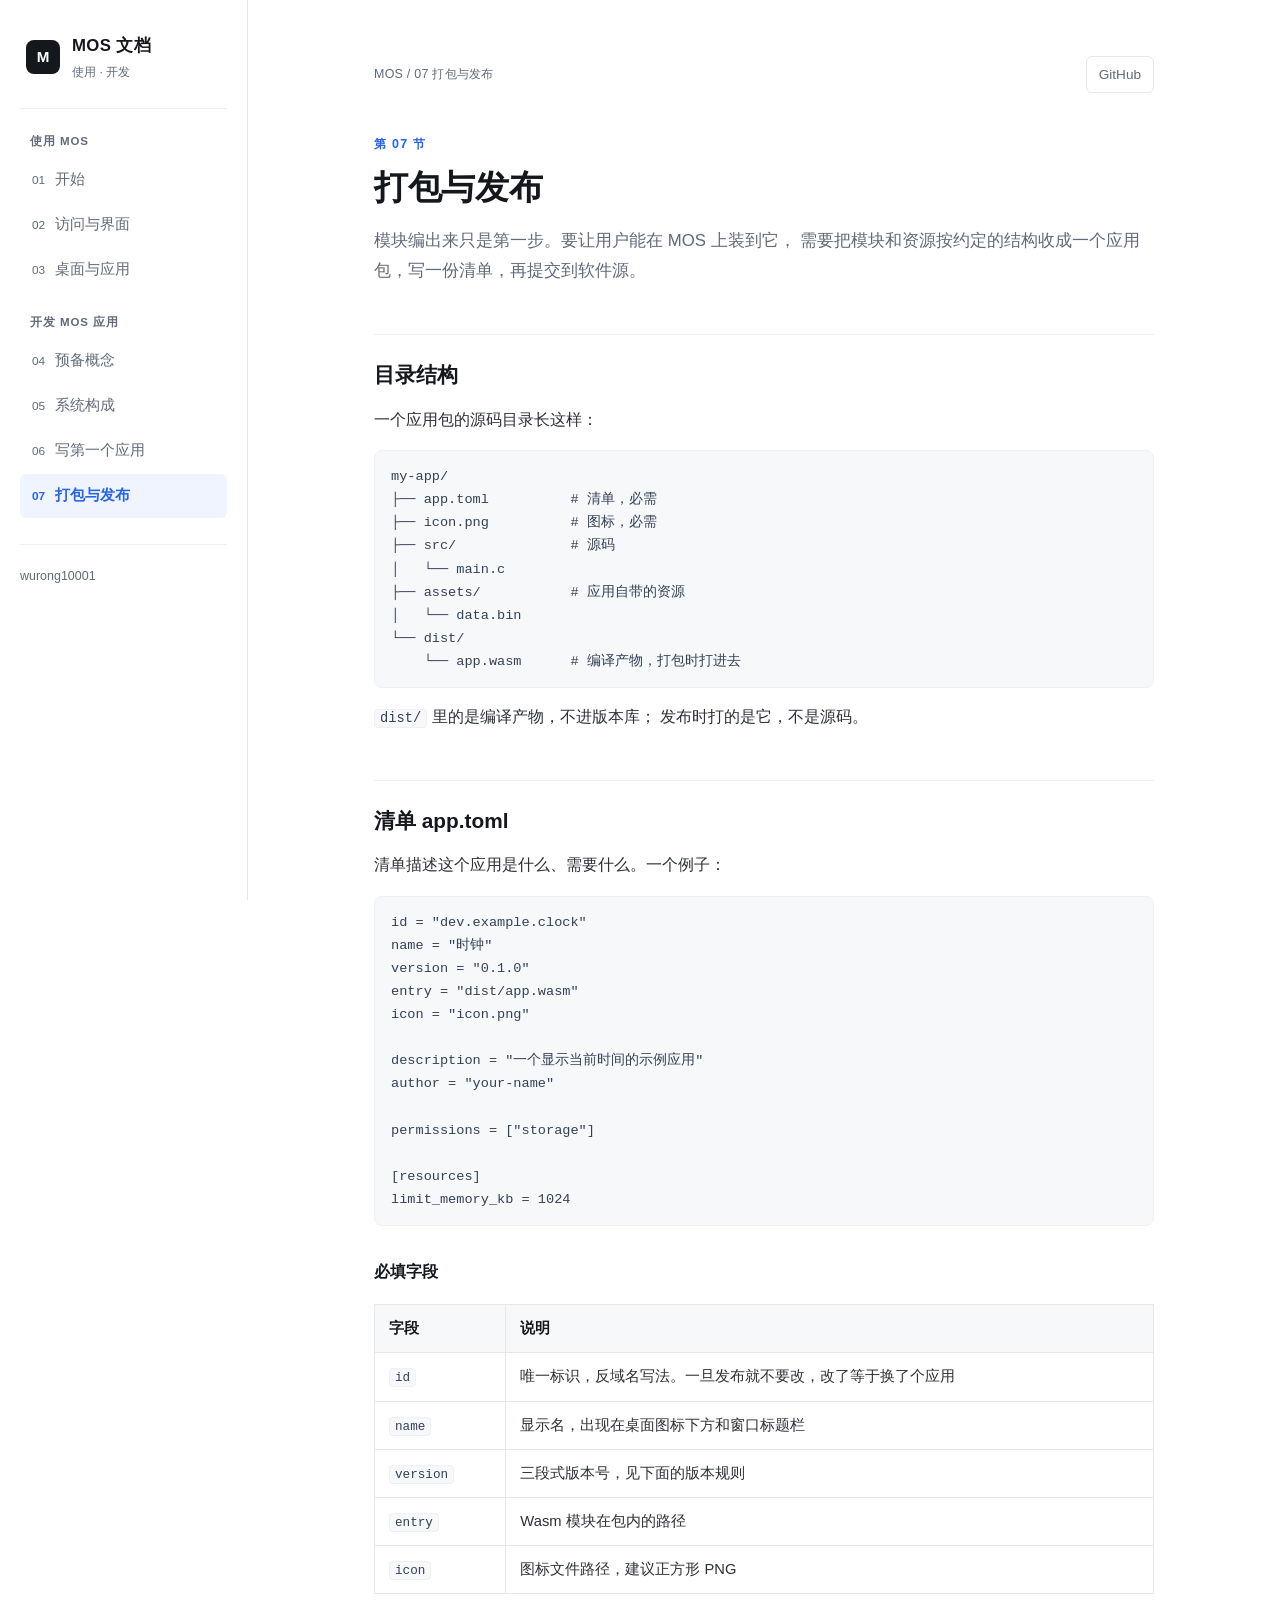
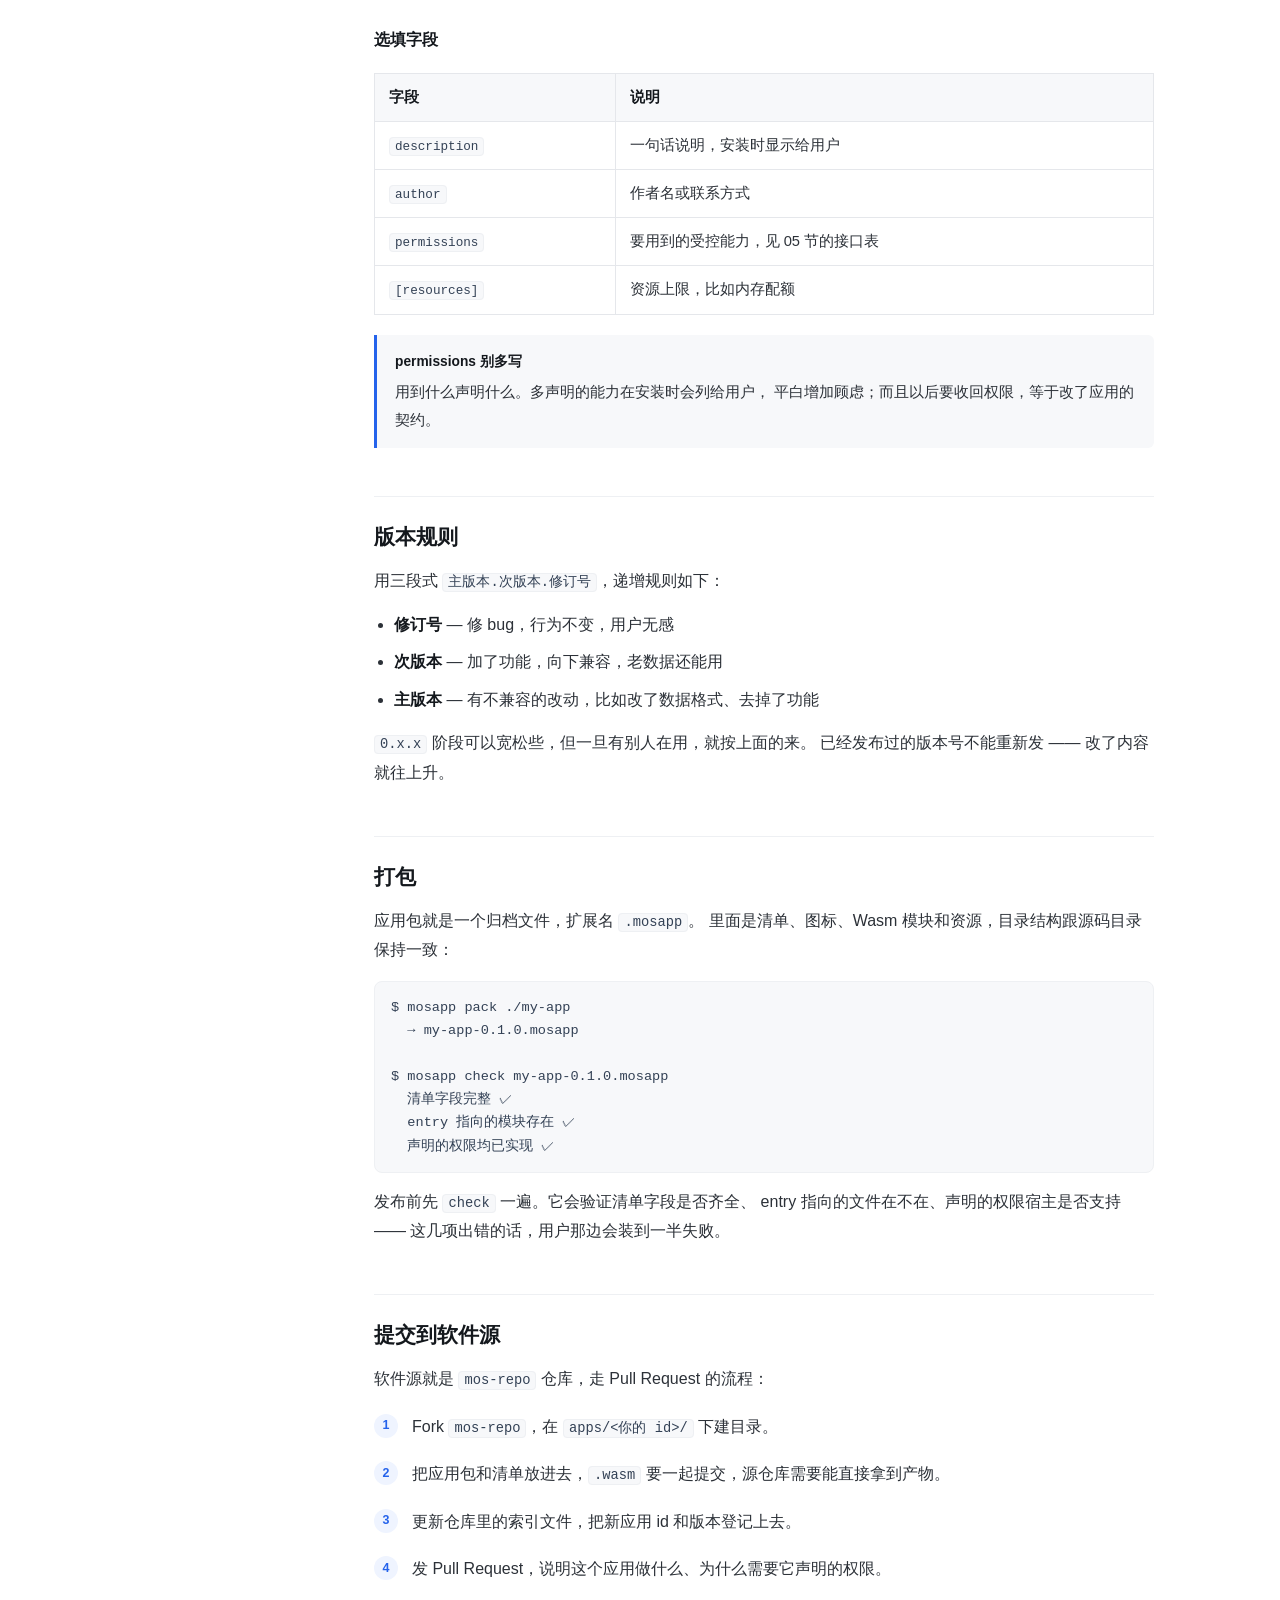
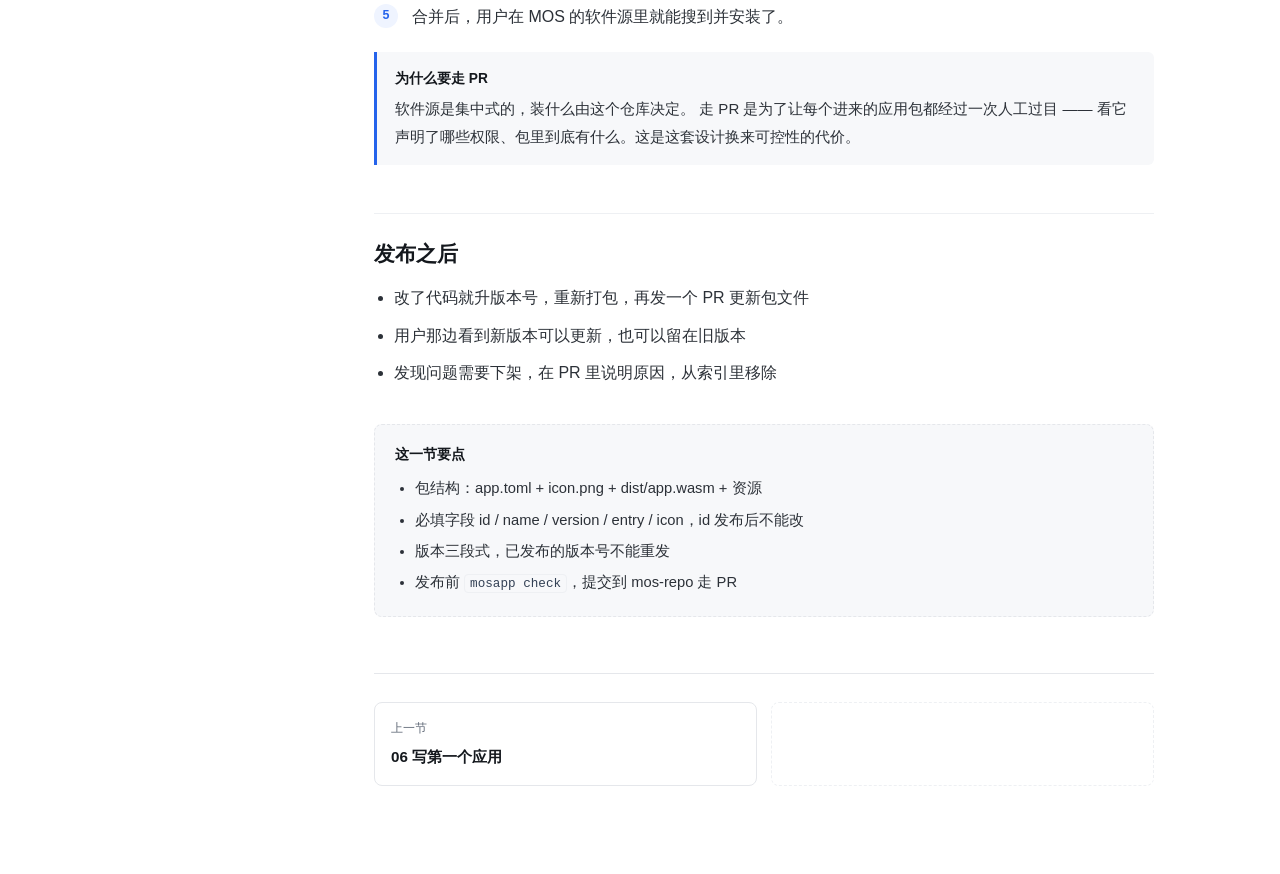
<file: packaging.html>
<!doctype html>
<html lang="zh-CN">
  <head>
    <meta charset="utf-8" />
    <meta name="viewport" content="width=device-width, initial-scale=1" />
    <title>MOS 文档 · 打包与发布</title>
    <meta name="description" content="MOS 应用包的目录结构、清单字段、版本规则，以及提交到软件源的流程" />
    <link rel="stylesheet" href="./assets/style.css" />
  </head>
  <body>
    <div class="page-shell">
      <aside class="sidebar">
        <div class="brand-wrap">
          <div class="brand-mark">M</div>
          <div>
            <div class="brand-name">MOS 文档</div>
            <div class="brand-subtitle">使用 · 开发</div>
          </div>
        </div>

        <nav class="nav" aria-label="章节导航">
          <div class="nav-group">使用 MOS</div>
          <a class="nav-item" href="./index.html"><span class="nav-no">01</span>开始</a>
          <a class="nav-item" href="./access.html"><span class="nav-no">02</span>访问与界面</a>
          <a class="nav-item" href="./using.html"><span class="nav-no">03</span>桌面与应用</a>
          <div class="nav-group">开发 MOS 应用</div>
          <a class="nav-item" href="./concepts.html"><span class="nav-no">04</span>预备概念</a>
          <a class="nav-item" href="./architecture.html"><span class="nav-no">05</span>系统构成</a>
          <a class="nav-item" href="./appdev.html"><span class="nav-no">06</span>写第一个应用</a>
          <a class="nav-item active" href="./packaging.html"><span class="nav-no">07</span>打包与发布</a>
        </nav>

        <div class="sidebar-foot">
          <a href="https://github.com/wurong10001" target="_blank" rel="noreferrer">wurong10001</a>
        </div>
      </aside>

      <main class="content">
        <div class="wrap">
          <header class="topbar">
            <div class="crumb">MOS / 07 打包与发布</div>
            <a class="header-action" href="https://github.com/wurong10001" target="_blank" rel="noreferrer">GitHub</a>
          </header>

          <span class="lesson-no">第 07 节</span>
          <h1>打包与发布</h1>

          <p class="lead">
            模块编出来只是第一步。要让用户能在 MOS 上装到它，
            需要把模块和资源按约定的结构收成一个应用包，写一份清单，再提交到软件源。
          </p>

          <h2>目录结构</h2>
          <p>一个应用包的源码目录长这样：</p>
          <pre class="flow">my-app/
├── app.toml          # 清单，必需
├── icon.png          # 图标，必需
├── src/              # 源码
│   └── main.c
├── assets/           # 应用自带的资源
│   └── data.bin
└── dist/
    └── app.wasm      # 编译产物，打包时打进去</pre>
          <p>
            <code>dist/</code> 里的是编译产物，不进版本库；
            发布时打的是它，不是源码。
          </p>

          <h2>清单 app.toml</h2>
          <p>清单描述这个应用是什么、需要什么。一个例子：</p>
          <pre class="code-block">id = "dev.example.clock"
name = "时钟"
version = "0.1.0"
entry = "dist/app.wasm"
icon = "icon.png"

description = "一个显示当前时间的示例应用"
author = "your-name"

permissions = ["storage"]

[resources]
limit_memory_kb = 1024</pre>
          <h3>必填字段</h3>
          <div class="table-wrap">
            <table class="spec-table">
              <thead>
                <tr>
                  <th>字段</th>
                  <th>说明</th>
                </tr>
              </thead>
              <tbody>
                <tr>
                  <td><code>id</code></td>
                  <td>唯一标识，反域名写法。一旦发布就不要改，改了等于换了个应用</td>
                </tr>
                <tr>
                  <td><code>name</code></td>
                  <td>显示名，出现在桌面图标下方和窗口标题栏</td>
                </tr>
                <tr>
                  <td><code>version</code></td>
                  <td>三段式版本号，见下面的版本规则</td>
                </tr>
                <tr>
                  <td><code>entry</code></td>
                  <td>Wasm 模块在包内的路径</td>
                </tr>
                <tr>
                  <td><code>icon</code></td>
                  <td>图标文件路径，建议正方形 PNG</td>
                </tr>
              </tbody>
            </table>
          </div>
          <h3>选填字段</h3>
          <div class="table-wrap">
            <table class="spec-table">
              <thead>
                <tr>
                  <th>字段</th>
                  <th>说明</th>
                </tr>
              </thead>
              <tbody>
                <tr>
                  <td><code>description</code></td>
                  <td>一句话说明，安装时显示给用户</td>
                </tr>
                <tr>
                  <td><code>author</code></td>
                  <td>作者名或联系方式</td>
                </tr>
                <tr>
                  <td><code>permissions</code></td>
                  <td>要用到的受控能力，见 05 节的接口表</td>
                </tr>
                <tr>
                  <td><code>[resources]</code></td>
                  <td>资源上限，比如内存配额</td>
                </tr>
              </tbody>
            </table>
          </div>
          <div class="callout">
            <span class="label">permissions 别多写</span>
            <p>
              用到什么声明什么。多声明的能力在安装时会列给用户，
              平白增加顾虑；而且以后要收回权限，等于改了应用的契约。
            </p>
          </div>

          <h2>版本规则</h2>
          <p>
            用三段式 <code>主版本.次版本.修订号</code>，递增规则如下：
          </p>
          <ul class="bullet-list">
            <li><strong>修订号</strong> — 修 bug，行为不变，用户无感</li>
            <li><strong>次版本</strong> — 加了功能，向下兼容，老数据还能用</li>
            <li><strong>主版本</strong> — 有不兼容的改动，比如改了数据格式、去掉了功能</li>
          </ul>
          <p>
            <code>0.x.x</code> 阶段可以宽松些，但一旦有别人在用，就按上面的来。
            已经发布过的版本号不能重新发 —— 改了内容就往上升。
          </p>

          <h2>打包</h2>
          <p>
            应用包就是一个归档文件，扩展名 <code>.mosapp</code>。
            里面是清单、图标、Wasm 模块和资源，目录结构跟源码目录保持一致：
          </p>
          <pre class="code-block">$ mosapp pack ./my-app
  → my-app-0.1.0.mosapp

$ mosapp check my-app-0.1.0.mosapp
  清单字段完整 ✓
  entry 指向的模块存在 ✓
  声明的权限均已实现 ✓</pre>
          <p>
            发布前先 <code>check</code> 一遍。它会验证清单字段是否齐全、
            entry 指向的文件在不在、声明的权限宿主是否支持 —— 
            这几项出错的话，用户那边会装到一半失败。
          </p>

          <h2>提交到软件源</h2>
          <p>软件源就是 <code>mos-repo</code> 仓库，走 Pull Request 的流程：</p>
          <ol class="steps">
            <li><p>Fork <code>mos-repo</code>，在 <code>apps/&lt;你的 id&gt;/</code> 下建目录。</p></li>
            <li><p>把应用包和清单放进去，<code>.wasm</code> 要一起提交，源仓库需要能直接拿到产物。</p></li>
            <li><p>更新仓库里的索引文件，把新应用 id 和版本登记上去。</p></li>
            <li><p>发 Pull Request，说明这个应用做什么、为什么需要它声明的权限。</p></li>
            <li><p>合并后，用户在 MOS 的软件源里就能搜到并安装了。</p></li>
          </ol>
          <div class="callout">
            <span class="label">为什么要走 PR</span>
            <p>
              软件源是集中式的，装什么由这个仓库决定。
              走 PR 是为了让每个进来的应用包都经过一次人工过目 —— 
              看它声明了哪些权限、包里到底有什么。这是这套设计换来可控性的代价。
            </p>
          </div>

          <h2>发布之后</h2>
          <ul class="bullet-list">
            <li>改了代码就升版本号，重新打包，再发一个 PR 更新包文件</li>
            <li>用户那边看到新版本可以更新，也可以留在旧版本</li>
            <li>发现问题需要下架，在 PR 里说明原因，从索引里移除</li>
          </ul>

          <div class="check">
            <h3>这一节要点</h3>
            <ul>
              <li>包结构：app.toml + icon.png + dist/app.wasm + 资源</li>
              <li>必填字段 id / name / version / entry / icon，id 发布后不能改</li>
              <li>版本三段式，已发布的版本号不能重发</li>
              <li>发布前 <code>mosapp check</code>，提交到 mos-repo 走 PR</li>
            </ul>
          </div>

          <nav class="pager">
            <a class="pager-item" href="./appdev.html">
              <span>上一节</span>
              <strong>06 写第一个应用</strong>
            </a>
            <div class="pager-empty"></div>
          </nav>
        </div>
      </main>
    </div>
  </body>
</html>
</file>
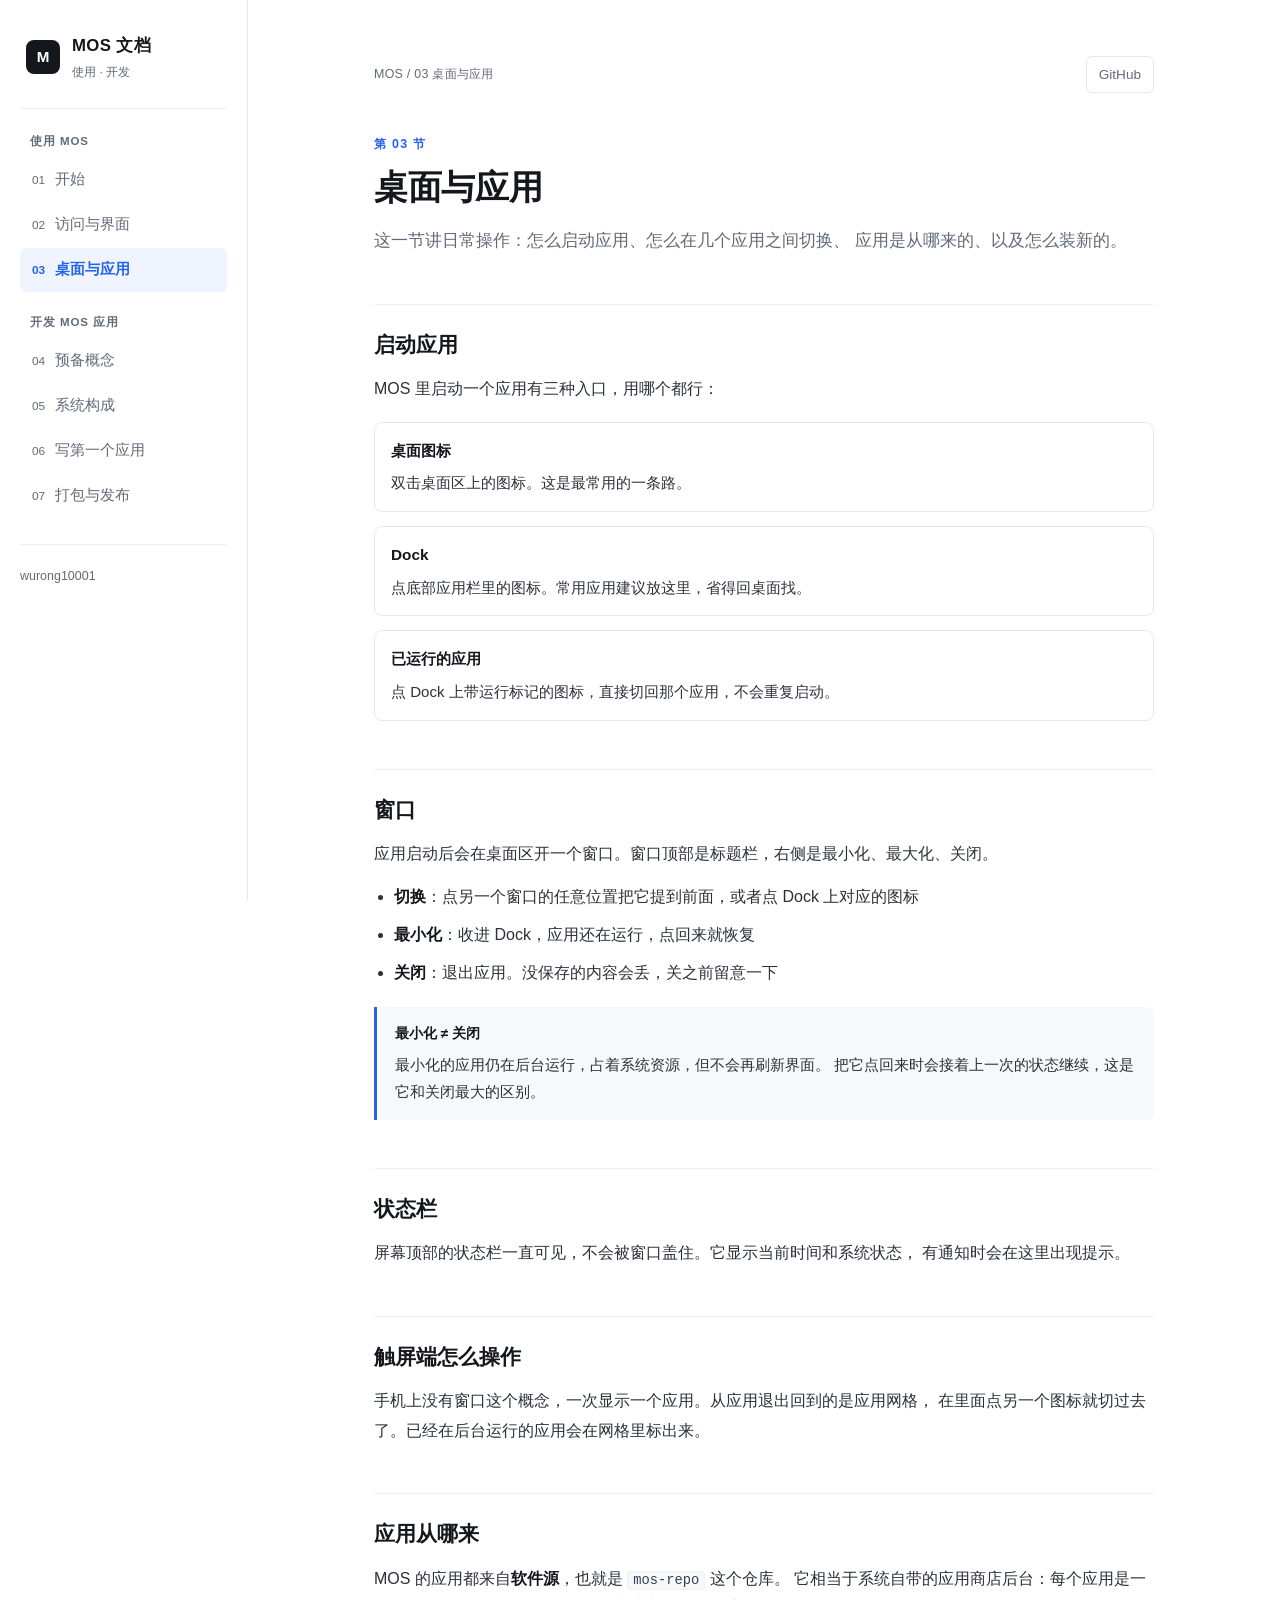
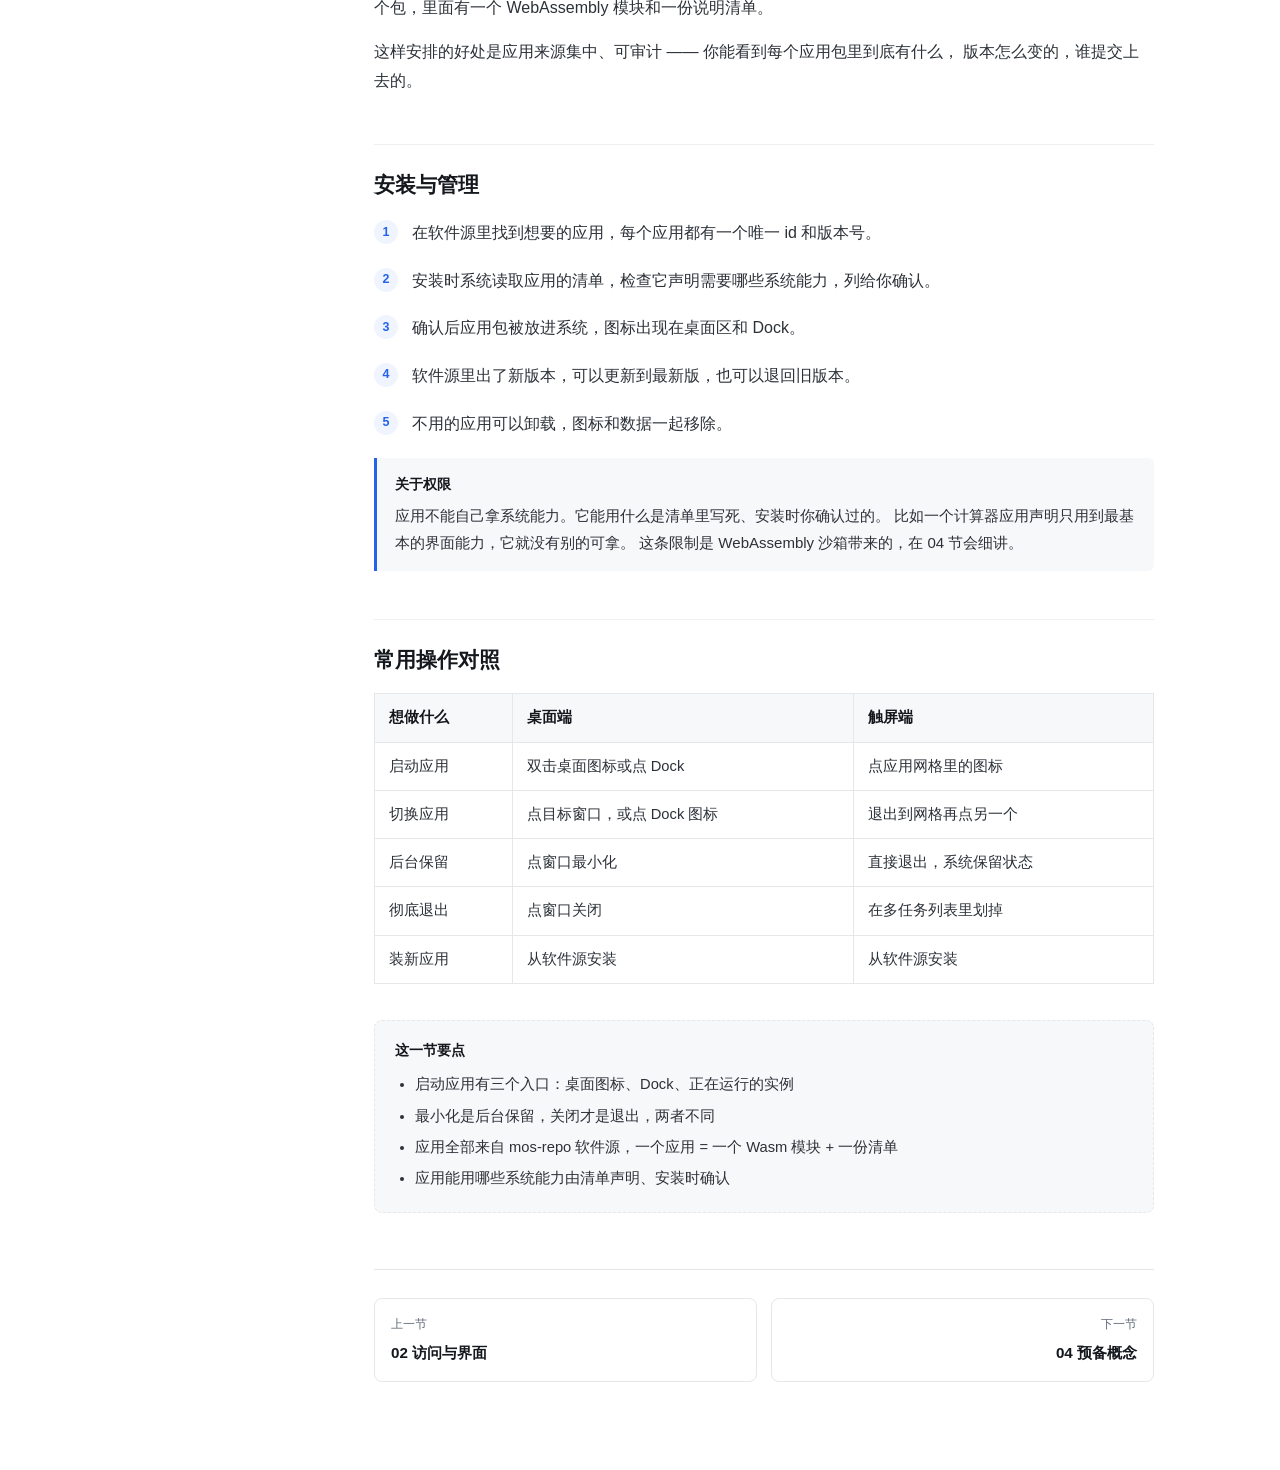
<file: using.html>
<!doctype html>
<html lang="zh-CN">
  <head>
    <meta charset="utf-8" />
    <meta name="viewport" content="width=device-width, initial-scale=1" />
    <title>MOS 文档 · 桌面与应用</title>
    <meta name="description" content="MOS 桌面的操作方式：状态栏、Dock、启动与切换应用、软件源安装应用" />
    <link rel="stylesheet" href="./assets/style.css" />
  </head>
  <body>
    <div class="page-shell">
      <aside class="sidebar">
        <div class="brand-wrap">
          <div class="brand-mark">M</div>
          <div>
            <div class="brand-name">MOS 文档</div>
            <div class="brand-subtitle">使用 · 开发</div>
          </div>
        </div>

        <nav class="nav" aria-label="章节导航">
          <div class="nav-group">使用 MOS</div>
          <a class="nav-item" href="./index.html"><span class="nav-no">01</span>开始</a>
          <a class="nav-item" href="./access.html"><span class="nav-no">02</span>访问与界面</a>
          <a class="nav-item active" href="./using.html"><span class="nav-no">03</span>桌面与应用</a>
          <div class="nav-group">开发 MOS 应用</div>
          <a class="nav-item" href="./concepts.html"><span class="nav-no">04</span>预备概念</a>
          <a class="nav-item" href="./architecture.html"><span class="nav-no">05</span>系统构成</a>
          <a class="nav-item" href="./appdev.html"><span class="nav-no">06</span>写第一个应用</a>
          <a class="nav-item" href="./packaging.html"><span class="nav-no">07</span>打包与发布</a>
        </nav>

        <div class="sidebar-foot">
          <a href="https://github.com/wurong10001" target="_blank" rel="noreferrer">wurong10001</a>
        </div>
      </aside>

      <main class="content">
        <div class="wrap">
          <header class="topbar">
            <div class="crumb">MOS / 03 桌面与应用</div>
            <a class="header-action" href="https://github.com/wurong10001" target="_blank" rel="noreferrer">GitHub</a>
          </header>

          <span class="lesson-no">第 03 节</span>
          <h1>桌面与应用</h1>

          <p class="lead">
            这一节讲日常操作：怎么启动应用、怎么在几个应用之间切换、
            应用是从哪来的、以及怎么装新的。
          </p>

          <h2>启动应用</h2>
          <p>MOS 里启动一个应用有三种入口，用哪个都行：</p>
          <div class="term-list">
            <div class="term">
              <span class="term-name">桌面图标</span>
              <p>双击桌面区上的图标。这是最常用的一条路。</p>
            </div>
            <div class="term">
              <span class="term-name">Dock</span>
              <p>点底部应用栏里的图标。常用应用建议放这里，省得回桌面找。</p>
            </div>
            <div class="term">
              <span class="term-name">已运行的应用</span>
              <p>点 Dock 上带运行标记的图标，直接切回那个应用，不会重复启动。</p>
            </div>
          </div>

          <h2>窗口</h2>
          <p>
            应用启动后会在桌面区开一个窗口。窗口顶部是标题栏，右侧是最小化、最大化、关闭。
          </p>
          <ul class="bullet-list">
            <li><strong>切换</strong>：点另一个窗口的任意位置把它提到前面，或者点 Dock 上对应的图标</li>
            <li><strong>最小化</strong>：收进 Dock，应用还在运行，点回来就恢复</li>
            <li><strong>关闭</strong>：退出应用。没保存的内容会丢，关之前留意一下</li>
          </ul>
          <div class="callout">
            <span class="label">最小化 ≠ 关闭</span>
            <p>
              最小化的应用仍在后台运行，占着系统资源，但不会再刷新界面。
              把它点回来时会接着上一次的状态继续，这是它和关闭最大的区别。
            </p>
          </div>

          <h2>状态栏</h2>
          <p>
            屏幕顶部的状态栏一直可见，不会被窗口盖住。它显示当前时间和系统状态，
            有通知时会在这里出现提示。
          </p>

          <h2>触屏端怎么操作</h2>
          <p>
            手机上没有窗口这个概念，一次显示一个应用。从应用退出回到的是应用网格，
            在里面点另一个图标就切过去了。已经在后台运行的应用会在网格里标出来。
          </p>

          <h2>应用从哪来</h2>
          <p>
            MOS 的应用都来自<strong>软件源</strong>，也就是 <code>mos-repo</code> 这个仓库。
            它相当于系统自带的应用商店后台：每个应用是一个包，里面有一个 WebAssembly 模块和一份说明清单。
          </p>
          <p>
            这样安排的好处是应用来源集中、可审计 —— 你能看到每个应用包里到底有什么，
            版本怎么变的，谁提交上去的。
          </p>

          <h2>安装与管理</h2>
          <ol class="steps">
            <li><p>在软件源里找到想要的应用，每个应用都有一个唯一 id 和版本号。</p></li>
            <li><p>安装时系统读取应用的清单，检查它声明需要哪些系统能力，列给你确认。</p></li>
            <li><p>确认后应用包被放进系统，图标出现在桌面区和 Dock。</p></li>
            <li><p>软件源里出了新版本，可以更新到最新版，也可以退回旧版本。</p></li>
            <li><p>不用的应用可以卸载，图标和数据一起移除。</p></li>
          </ol>
          <div class="callout">
            <span class="label">关于权限</span>
            <p>
              应用不能自己拿系统能力。它能用什么是清单里写死、安装时你确认过的。
              比如一个计算器应用声明只用到最基本的界面能力，它就没有别的可拿。
              这条限制是 WebAssembly 沙箱带来的，在 04 节会细讲。
            </p>
          </div>

          <h2>常用操作对照</h2>
          <div class="table-wrap">
            <table class="spec-table">
              <thead>
                <tr>
                  <th>想做什么</th>
                  <th>桌面端</th>
                  <th>触屏端</th>
                </tr>
              </thead>
              <tbody>
                <tr>
                  <td>启动应用</td>
                  <td>双击桌面图标或点 Dock</td>
                  <td>点应用网格里的图标</td>
                </tr>
                <tr>
                  <td>切换应用</td>
                  <td>点目标窗口，或点 Dock 图标</td>
                  <td>退出到网格再点另一个</td>
                </tr>
                <tr>
                  <td>后台保留</td>
                  <td>点窗口最小化</td>
                  <td>直接退出，系统保留状态</td>
                </tr>
                <tr>
                  <td>彻底退出</td>
                  <td>点窗口关闭</td>
                  <td>在多任务列表里划掉</td>
                </tr>
                <tr>
                  <td>装新应用</td>
                  <td>从软件源安装</td>
                  <td>从软件源安装</td>
                </tr>
              </tbody>
            </table>
          </div>

          <div class="check">
            <h3>这一节要点</h3>
            <ul>
              <li>启动应用有三个入口：桌面图标、Dock、正在运行的实例</li>
              <li>最小化是后台保留，关闭才是退出，两者不同</li>
              <li>应用全部来自 mos-repo 软件源，一个应用 = 一个 Wasm 模块 + 一份清单</li>
              <li>应用能用哪些系统能力由清单声明、安装时确认</li>
            </ul>
          </div>

          <nav class="pager">
            <a class="pager-item" href="./access.html">
              <span>上一节</span>
              <strong>02 访问与界面</strong>
            </a>
            <a class="pager-item pager-next" href="./concepts.html">
              <span>下一节</span>
              <strong>04 预备概念</strong>
            </a>
          </nav>
        </div>
      </main>
    </div>
  </body>
</html>
</file>
<file: assets/style.css>
:root {
  --bg: #ffffff;
  --soft: #f7f8fa;
  --line: #e5e7eb;
  --line-soft: #eef0f3;
  --text: #2c3138;
  --text-strong: #14181d;
  --muted: #616a78;
  --primary: #2563eb;
  --primary-soft: #eff4ff;
  --code-bg: #f7f8fa;
}

* { box-sizing: border-box; }

html { scroll-behavior: smooth; }

body {
  margin: 0;
  min-height: 100vh;
  background: var(--bg);
  color: var(--text);
  font-family: -apple-system, BlinkMacSystemFont, "Segoe UI", "PingFang SC", "Hiragino Sans GB", "Microsoft YaHei", sans-serif;
  font-size: 16px;
  line-height: 1.85;
  -webkit-font-smoothing: antialiased;
}

a { color: var(--primary); text-decoration: none; }
a:hover { text-decoration: underline; }

.page-shell {
  display: grid;
  grid-template-columns: 248px minmax(0, 1fr);
  min-height: 100vh;
}

/* 侧边栏 */
.sidebar {
  background: var(--bg);
  border-right: 1px solid var(--line);
  padding: 30px 20px 40px;
  position: sticky;
  top: 0;
  height: 100vh;
  overflow-y: auto;
}

.brand-wrap {
  display: flex;
  align-items: center;
  gap: 12px;
  padding: 0 6px 24px;
  border-bottom: 1px solid var(--line-soft);
}

.brand-mark {
  width: 34px;
  height: 34px;
  border-radius: 8px;
  background: var(--text-strong);
  color: #fff;
  display: grid;
  place-items: center;
  font-weight: 700;
  font-size: 0.95rem;
  flex-shrink: 0;
}

.brand-name {
  font-size: 1.05rem;
  font-weight: 700;
  color: var(--text-strong);
  letter-spacing: 0.02em;
}

.brand-subtitle {
  color: var(--muted);
  font-size: 0.76rem;
}

.nav {
  display: grid;
  gap: 2px;
  margin-top: 18px;
}

.nav-group {
  margin: 18px 0 4px;
  padding: 0 10px;
  font-size: 0.72rem;
  font-weight: 700;
  color: var(--muted);
  letter-spacing: 0.08em;
}

.nav-group:first-of-type { margin-top: 4px; }

.nav-item {
  display: flex;
  align-items: baseline;
  gap: 10px;
  padding: 8px 10px;
  border-radius: 6px;
  color: var(--muted);
  font-size: 0.92rem;
  border-left: 2px solid transparent;
  transition: background 0.15s ease, color 0.15s ease;
}

.nav-item:hover {
  background: var(--soft);
  color: var(--text);
  text-decoration: none;
}

.nav-no {
  font-size: 0.74rem;
  color: var(--muted);
  font-variant-numeric: tabular-nums;
}

.nav-item.active {
  background: var(--primary-soft);
  color: var(--primary);
  font-weight: 600;
}

.nav-item.active .nav-no { color: var(--primary); }

.sidebar-foot {
  margin-top: 26px;
  padding-top: 20px;
  border-top: 1px solid var(--line-soft);
  font-size: 0.78rem;
  color: var(--muted);
}

.sidebar-foot a { color: var(--muted); }
.sidebar-foot a:hover { color: var(--primary); }

/* 内容区 */
.content {
  padding: 56px 48px 88px;
}

.wrap {
  max-width: 780px;
  margin: 0 auto;
}

.topbar {
  display: flex;
  justify-content: space-between;
  align-items: center;
  margin-bottom: 40px;
}

.crumb {
  color: var(--muted);
  font-size: 0.78rem;
  letter-spacing: 0.02em;
}

.header-action {
  font-size: 0.85rem;
  color: var(--muted);
  border: 1px solid var(--line);
  border-radius: 6px;
  padding: 5px 12px;
}

.header-action:hover {
  border-color: var(--primary);
  color: var(--primary);
  text-decoration: none;
}

/* 章节头 */
.lesson-no {
  display: block;
  color: var(--primary);
  font-size: 0.78rem;
  font-weight: 600;
  letter-spacing: 0.1em;
  margin-bottom: 10px;
}

h1 {
  margin: 0;
  color: var(--text-strong);
  font-size: 2.1rem;
  line-height: 1.3;
  letter-spacing: -0.01em;
}

.lead {
  margin: 16px 0 0;
  font-size: 1.05rem;
  color: var(--muted);
  line-height: 1.8;
}

h2 {
  margin: 48px 0 14px;
  padding-top: 24px;
  border-top: 1px solid var(--line-soft);
  color: var(--text-strong);
  font-size: 1.3rem;
  line-height: 1.5;
}

h3 {
  margin: 30px 0 10px;
  color: var(--text-strong);
  font-size: 1.02rem;
  font-weight: 700;
}

p {
  margin: 14px 0 0;
  line-height: 1.85;
}

h2 + p,
h3 + p { margin-top: 10px; }

strong { color: var(--text-strong); font-weight: 600; }

code {
  padding: 1px 5px;
  border-radius: 4px;
  background: var(--code-bg);
  border: 1px solid var(--line-soft);
  color: #334155;
  font-family: "SFMono-Regular", Consolas, "Liberation Mono", monospace;
  font-size: 0.86em;
}

/* 代码块 */
.code-block,
.flow {
  margin: 16px 0 0;
  padding: 14px 16px;
  border-radius: 8px;
  background: var(--code-bg);
  border: 1px solid var(--line-soft);
  color: #334155;
  font-family: "SFMono-Regular", Consolas, "Liberation Mono", monospace;
  font-size: 0.85rem;
  line-height: 1.7;
  overflow-x: auto;
}

.code-block { white-space: pre-wrap; }
.flow { white-space: pre; }

/* 提示框 */
.callout {
  margin: 20px 0 0;
  padding: 14px 18px;
  background: var(--soft);
  border-left: 3px solid var(--primary);
  border-radius: 0 6px 6px 0;
  font-size: 0.94rem;
  color: var(--text);
}

.callout p { margin: 0; }
.callout p + p { margin-top: 8px; }
.callout .label {
  display: block;
  font-weight: 600;
  color: var(--text-strong);
  margin-bottom: 4px;
  font-size: 0.86rem;
}

/* 步骤 */
.steps {
  margin: 18px 0 0;
  padding: 0;
  list-style: none;
  counter-reset: step;
}

.steps > li {
  position: relative;
  padding: 0 0 0 38px;
  margin-bottom: 18px;
  counter-increment: step;
}

.steps > li::before {
  content: counter(step);
  position: absolute;
  left: 0;
  top: 2px;
  width: 24px;
  height: 24px;
  border-radius: 50%;
  background: var(--primary-soft);
  color: var(--primary);
  font-size: 0.78rem;
  font-weight: 700;
  display: grid;
  place-items: center;
}

/* 列表 */
.bullet-list,
.number-list {
  margin: 14px 0 0;
  padding-left: 20px;
}

.bullet-list li,
.number-list li {
  margin-bottom: 8px;
}

.compact li { margin-bottom: 4px; }

/* 术语表 */
.term-list {
  margin: 18px 0 0;
  display: grid;
  gap: 14px;
}

.term {
  padding: 14px 16px;
  border: 1px solid var(--line);
  border-radius: 8px;
}

.term-name {
  display: block;
  font-weight: 700;
  color: var(--text-strong);
  font-size: 0.96rem;
  margin-bottom: 4px;
}

.term p { margin: 0; font-size: 0.94rem; }

/* 卡片 */
.card-grid {
  display: grid;
  gap: 16px;
  margin-top: 20px;
}

.two-col { grid-template-columns: repeat(2, minmax(0, 1fr)); }

.card {
  background: var(--bg);
  border: 1px solid var(--line);
  border-radius: 8px;
  padding: 18px 20px;
}

.card h3 { margin-top: 0; }
.card p { font-size: 0.94rem; margin-top: 8px; }

/* 表格 */
.table-wrap {
  margin: 18px 0 0;
  overflow-x: auto;
}

.spec-table {
  width: 100%;
  border-collapse: collapse;
  font-size: 0.92rem;
}

.spec-table th,
.spec-table td {
  padding: 10px 14px;
  border: 1px solid var(--line);
  text-align: left;
  vertical-align: top;
}

.spec-table th {
  background: var(--soft);
  color: var(--text-strong);
  font-weight: 600;
}

/* 小结 */
.check {
  margin-top: 36px;
  padding: 16px 20px;
  border: 1px dashed var(--line);
  border-radius: 8px;
  background: var(--soft);
}

.check h3 { margin: 0 0 8px; font-size: 0.9rem; }
.check ul { margin: 0; padding-left: 20px; font-size: 0.92rem; }
.check li { margin-bottom: 4px; }

/* 翻页 */
.pager {
  display: grid;
  grid-template-columns: repeat(2, minmax(0, 1fr));
  gap: 14px;
  margin-top: 56px;
  padding-top: 28px;
  border-top: 1px solid var(--line);
}

.pager-item {
  display: block;
  padding: 14px 16px;
  border: 1px solid var(--line);
  border-radius: 8px;
}

.pager-item:hover {
  border-color: var(--primary);
  text-decoration: none;
}

.pager-item span {
  display: block;
  font-size: 0.76rem;
  color: var(--muted);
  margin-bottom: 2px;
}

.pager-item strong {
  font-size: 0.95rem;
  color: var(--text-strong);
  font-weight: 600;
}

.pager-next { text-align: right; }

.pager-empty {
  border: 1px dashed var(--line-soft);
  border-radius: 8px;
}

@media (max-width: 980px) {
  .page-shell { grid-template-columns: 1fr; }

  .sidebar {
    position: static;
    height: auto;
    border-right: 0;
    border-bottom: 1px solid var(--line);
    padding: 20px 18px 16px;
  }

  .content { padding: 32px 20px 64px; }

  .two-col { grid-template-columns: 1fr; }

  h1 { font-size: 1.7rem; }
}

@media (max-width: 620px) {
  .pager { grid-template-columns: 1fr; }
  .pager-next { text-align: left; }
  .topbar { flex-direction: column; align-items: flex-start; gap: 12px; }
}
</file>
